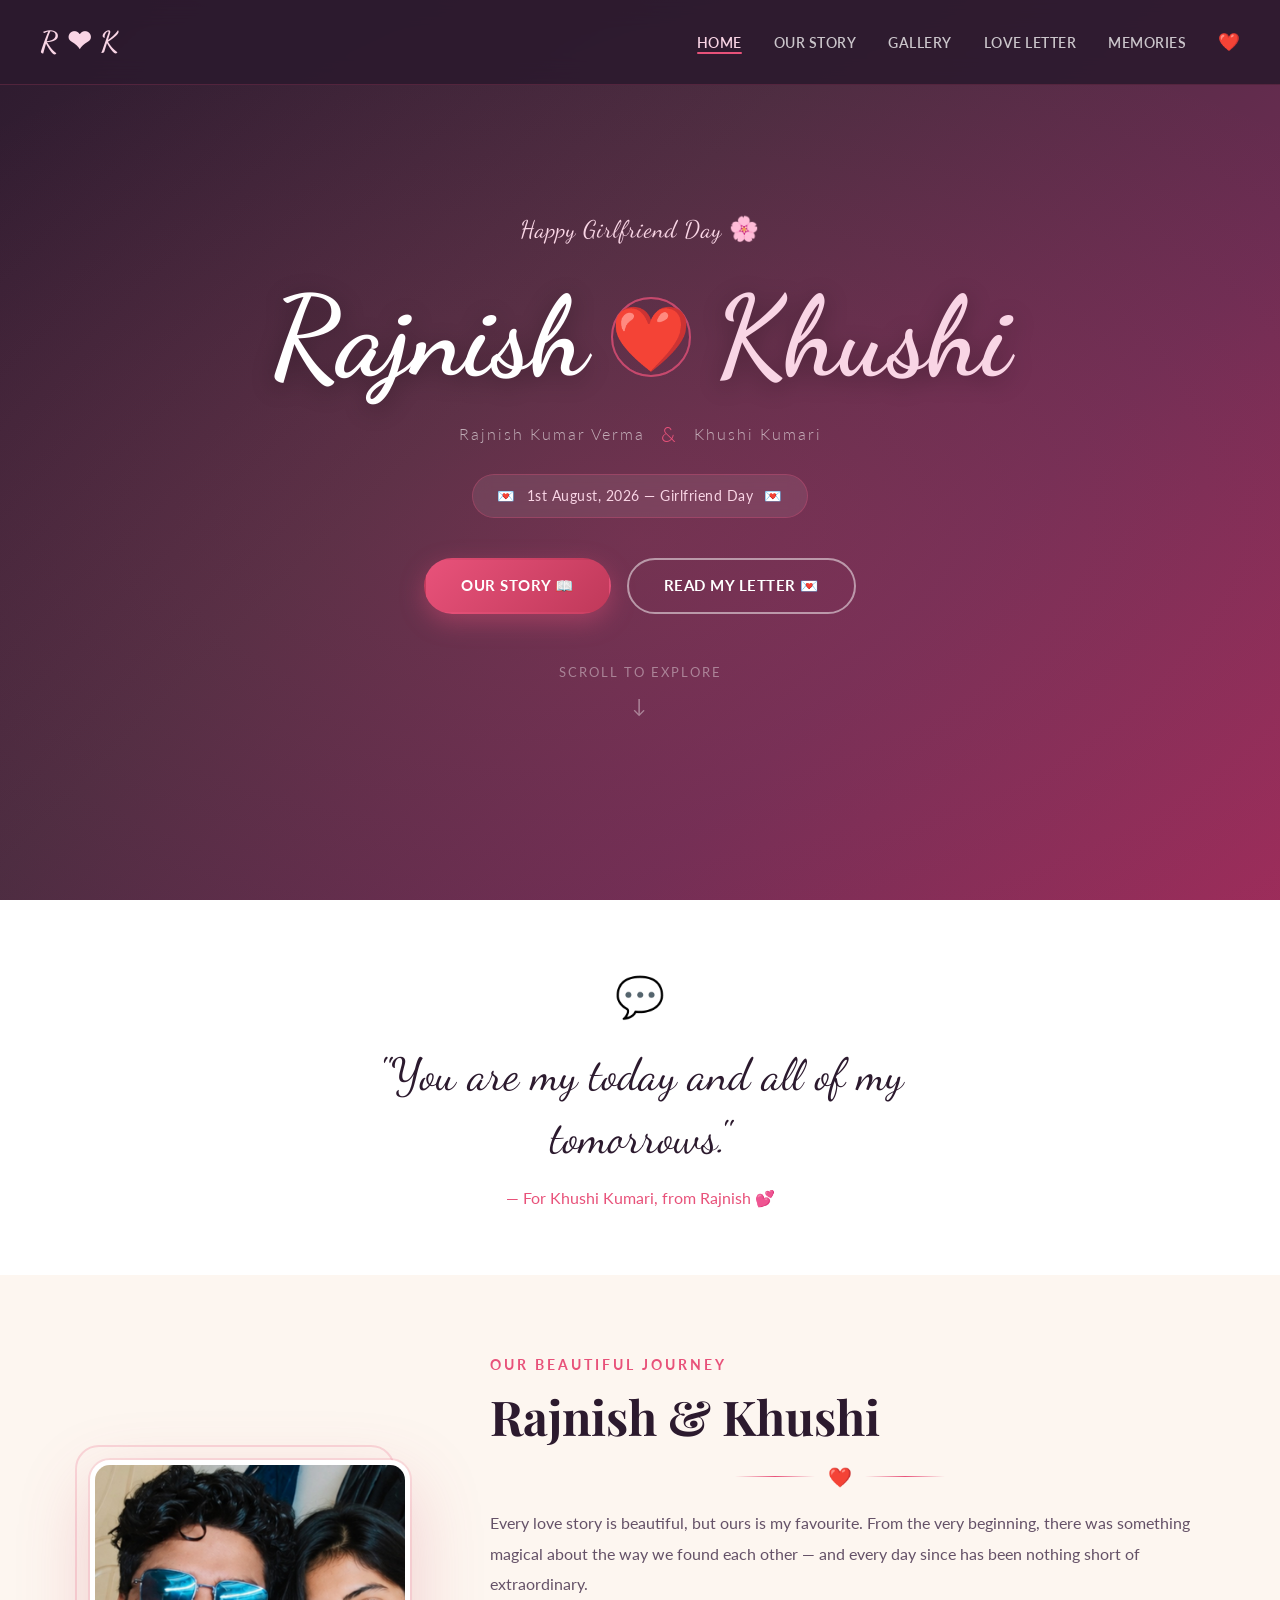
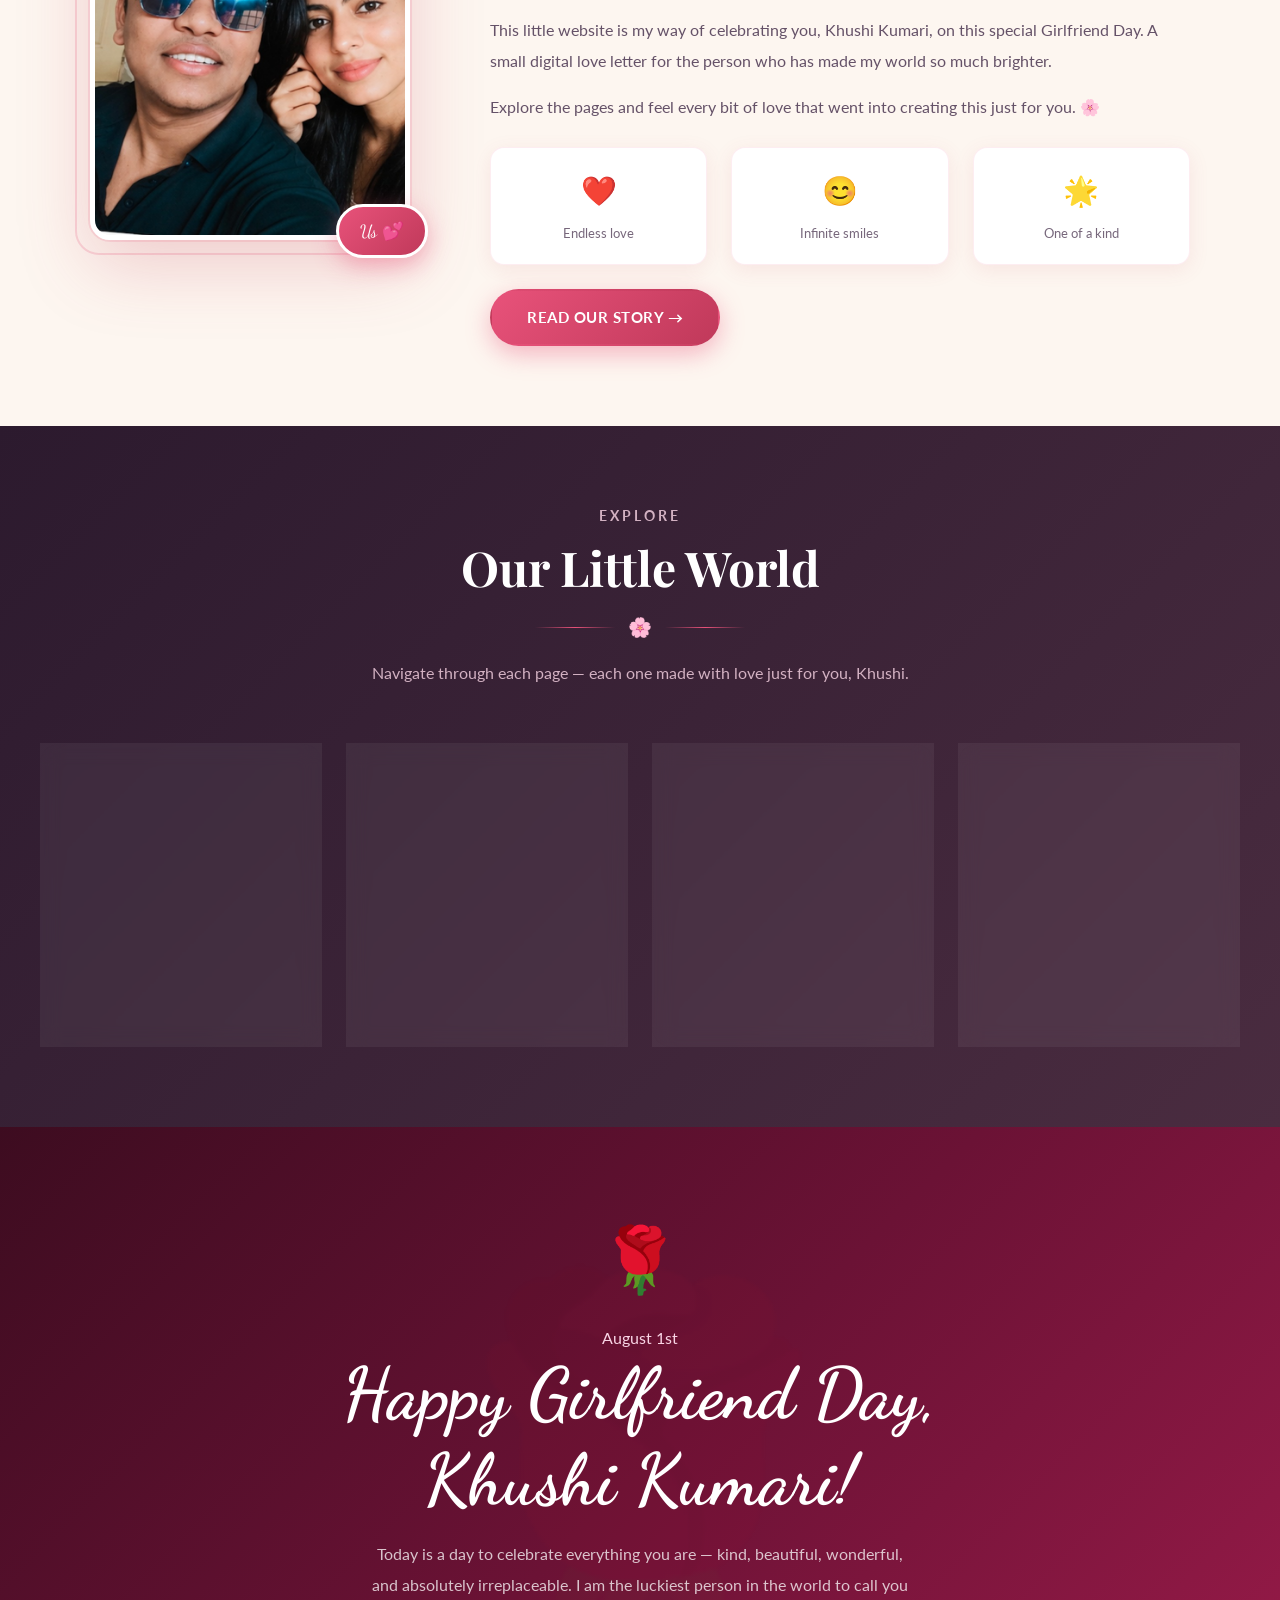
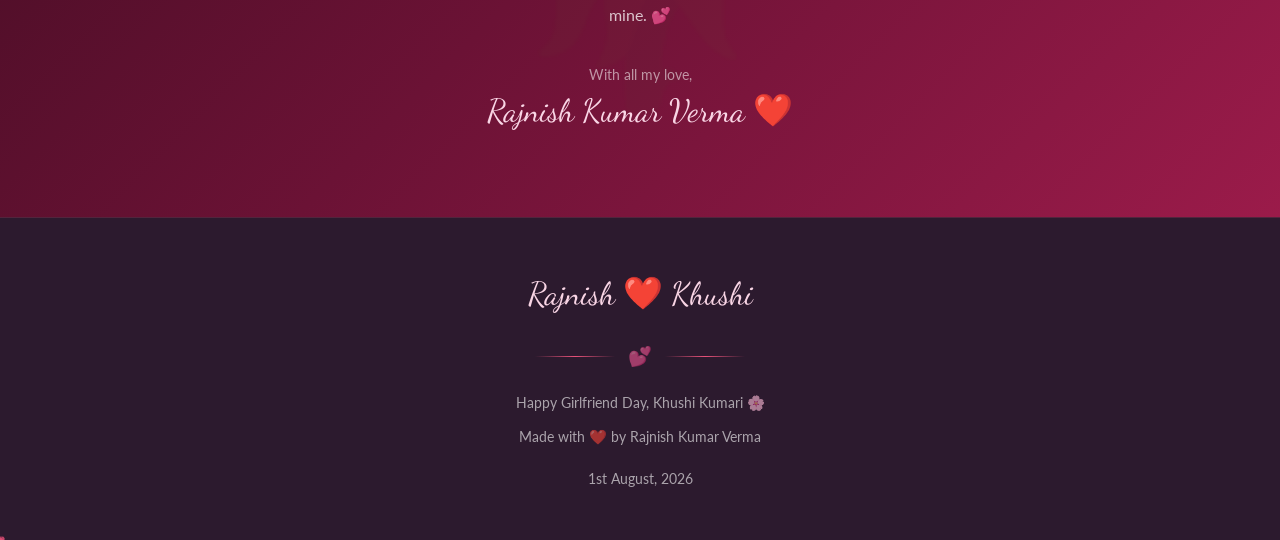
<file: index.html>
<!DOCTYPE html>
<html lang="en">
<head>
  <meta charset="UTF-8" />
  <meta name="viewport" content="width=device-width, initial-scale=1.0" />
  <title>Rajnish ❤️ Khushi — Happy Girlfriend Day!</title>
  <link rel="stylesheet" href="css/style.css" />
  <link rel="stylesheet" href="css/home.css" />
  <link rel="icon" type="image/svg+xml" href="data:image/svg+xml,<svg xmlns='http://www.w3.org/2000/svg' viewBox='0 0 100 100'><text y='.9em' font-size='90'>❤️</text></svg>" />
</head>
<body>

  <!-- Floating Hearts Background -->
  <div class="hearts-bg"></div>

  <!-- ===== NAVBAR ===== -->
  <nav class="navbar">
    <a href="index.html" class="nav-brand">R ❤ K</a>
    <div class="hamburger">
      <span></span><span></span><span></span>
    </div>
    <ul class="nav-links">
      <li><a href="index.html" class="active">Home</a></li>
      <li><a href="our-story.html">Our Story</a></li>
      <li><a href="gallery.html">Gallery</a></li>
      <li><a href="love-letter.html">Love Letter</a></li>
      <li><a href="memories.html">Memories</a></li>
      <li><span class="nav-heart">❤️</span></li>
    </ul>
  </nav>

  <!-- ===== HERO SECTION ===== -->
  <section class="hero">
    <!-- Particle canvas -->
    <div class="hero-particles"></div>

    <div class="hero-content">
      <!-- Tag line -->
      <p class="hero-tag script">Happy Girlfriend Day 🌸</p>

      <!-- Names -->
      <div class="hero-names">
        <span class="hero-name-his script">Rajnish</span>
        <div class="hero-heart-center">
          <span class="big-heart">❤️</span>
          <div class="pulse-ring"></div>
          <div class="pulse-ring pulse-ring--2"></div>
        </div>
        <span class="hero-name-her script">Khushi</span>
      </div>

      <!-- Full names -->
      <div class="hero-full-names">
        <span>Rajnish Kumar Verma</span>
        <span class="amp">&</span>
        <span>Khushi Kumari</span>
      </div>

      <!-- Date badge -->
      <div class="hero-date-badge">
        <span>💌</span>
        <span>1st August, 2026 — Girlfriend Day</span>
        <span>💌</span>
      </div>

      <!-- CTA Buttons -->
      <div class="hero-cta">
        <a href="our-story.html" class="btn btn-primary">Our Story 📖</a>
        <a href="love-letter.html" class="btn btn-secondary">Read My Letter 💌</a>
      </div>

      <!-- Scroll hint -->
      <div class="scroll-hint">
        <span>Scroll to explore</span>
        <div class="scroll-arrow">↓</div>
      </div>
    </div>

    <!-- Hero background image slot -->
    <div class="hero-bg-overlay"></div>
  </section>

  <!-- ===== LOVE QUOTE SECTION ===== -->
  <section class="section quote-section">
    <div class="quote-inner animate-on-scroll">
      <div class="quote-icon">💬</div>
      <blockquote class="script quote-text">
        "You are my today and all of my tomorrows."
      </blockquote>
      <cite>— For Khushi Kumari, from Rajnish 💕</cite>
    </div>
  </section>

  <!-- ===== ABOUT US SECTION ===== -->
  <section class="section about-section">
    <div class="about-inner">
      <!-- Photo left -->
      <div class="about-photo animate-on-scroll">
        <div class="about-photo-frame">
          <img src="assets/images/about.jpg" alt="Rajnish & Khushi" style="width:320px;height:380px;object-fit:cover;border-radius:20px;box-shadow:0 25px 70px rgba(200,80,100,0.25);border:5px solid white;">
        </div>
        <div class="about-photo-badge">
          <span class="script">Us 💕</span>
        </div>
      </div>

      <!-- Text right -->
      <div class="about-text animate-on-scroll">
        <span class="pre-title">Our beautiful journey</span>
        <h2>Rajnish & Khushi</h2>
        <div class="divider"><span>❤️</span></div>
        <p>Every love story is beautiful, but ours is my favourite. From the very beginning, there was something magical about the way we found each other — and every day since has been nothing short of extraordinary.</p>
        <p>This little website is my way of celebrating you, Khushi Kumari, on this special Girlfriend Day. A small digital love letter for the person who has made my world so much brighter.</p>
        <p>Explore the pages and feel every bit of love that went into creating this just for you. 🌸</p>
        <div class="about-stats">
          <div class="stat-item">
            <span class="stat-emoji">❤️</span>
            <p>Endless love</p>
          </div>
          <div class="stat-item">
            <span class="stat-emoji">😊</span>
            <p>Infinite smiles</p>
          </div>
          <div class="stat-item">
            <span class="stat-emoji">🌟</span>
            <p>One of a kind</p>
          </div>
        </div>
        <a href="our-story.html" class="btn btn-primary" style="margin-top:1.5rem;">Read Our Story →</a>
      </div>
    </div>
  </section>

  <!-- ===== PAGES PREVIEW SECTION ===== -->
  <section class="section pages-section">
    <div class="pages-bg"></div>
    <div class="section-title animate-on-scroll">
      <span class="pre-title">Explore</span>
      <h2>Our Little World</h2>
      <div class="divider"><span>🌸</span></div>
      <p>Navigate through each page — each one made with love just for you, Khushi.</p>
    </div>

    <div class="pages-grid">
      <a href="our-story.html" class="page-card animate-on-scroll">
        <div class="page-card-icon">📖</div>
        <h3>Our Story</h3>
        <p>How we began, where we are, and where we're going — our beautiful journey together.</p>
        <span class="page-card-link">Explore →</span>
      </a>

      <a href="gallery.html" class="page-card animate-on-scroll">
        <div class="page-card-icon">📸</div>
        <h3>Gallery</h3>
        <p>A beautiful collection of our photos — moments frozen in time, always in our hearts.</p>
        <span class="page-card-link">Explore →</span>
      </a>

      <a href="love-letter.html" class="page-card animate-on-scroll">
        <div class="page-card-icon">💌</div>
        <h3>Love Letter</h3>
        <p>Words straight from my heart — everything I've always wanted to say to you.</p>
        <span class="page-card-link">Read →</span>
      </a>

      <a href="memories.html" class="page-card animate-on-scroll">
        <div class="page-card-icon">🌸</div>
        <h3>Memories</h3>
        <p>A scrapbook of our most treasured moments — because every second with you matters.</p>
        <span class="page-card-link">Explore →</span>
      </a>
    </div>
  </section>

  <!-- ===== SPECIAL DAY BANNER ===== -->
  <section class="section special-day-section">
    <div class="special-day-content animate-on-scroll">
      <div class="special-day-emoji">🌹</div>
      <p class="pre-title" style="color:var(--blush);">August 1st</p>
      <h2 class="script" style="font-size:clamp(2.5rem,6vw,4.5rem);color:white;margin-bottom:1rem;">
        Happy Girlfriend Day,<br>Khushi Kumari!
      </h2>
      <p style="color:rgba(255,255,255,0.75);max-width:550px;margin:0 auto 2rem;line-height:1.9;">
        Today is a day to celebrate everything you are — kind, beautiful, wonderful, and absolutely irreplaceable. I am the luckiest person in the world to call you mine. 💕
      </p>
      <div class="special-day-from">
        <p style="color:rgba(255,255,255,0.55);font-size:0.9rem;">With all my love,</p>
        <p class="script" style="font-size:2rem;color:var(--blush);">Rajnish Kumar Verma ❤️</p>
      </div>
    </div>
  </section>

  <!-- ===== FOOTER ===== -->
  <footer class="footer">
    <div class="footer-names">Rajnish ❤️ Khushi</div>
    <div class="divider" style="margin:1rem auto;"><span class="heart-footer">💕</span></div>
    <p>Happy Girlfriend Day, Khushi Kumari 🌸</p>
    <p style="margin-top:0.5rem;">Made with <span class="heart-footer">❤️</span> by Rajnish Kumar Verma</p>
    <p style="margin-top:1rem;">1st August, 2026</p>
  </footer>

  <script src="js/main.js"></script>
  <script>
    // Confetti burst on load for homepage
    document.addEventListener('DOMContentLoaded', () => {
      setTimeout(() => window.launchConfetti(), 800);
    });
  </script>
</body>
</html>
</file>
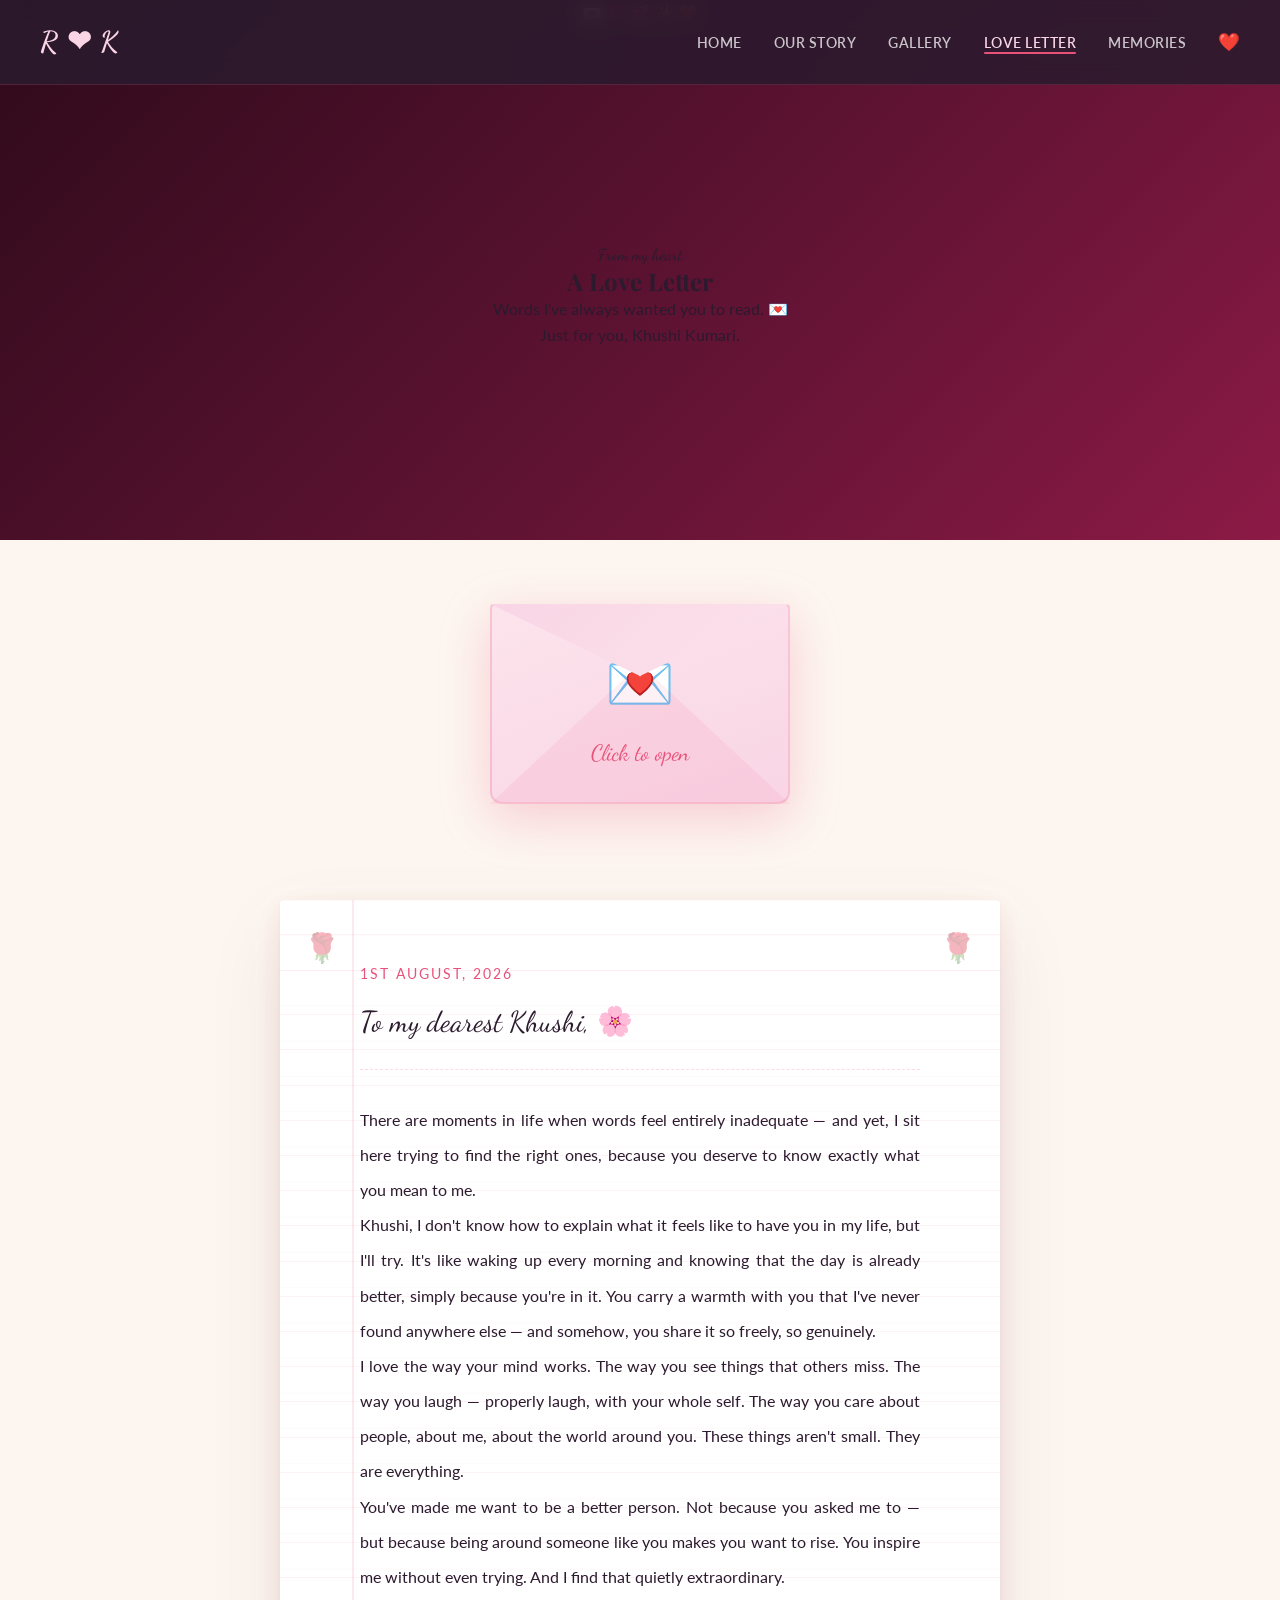
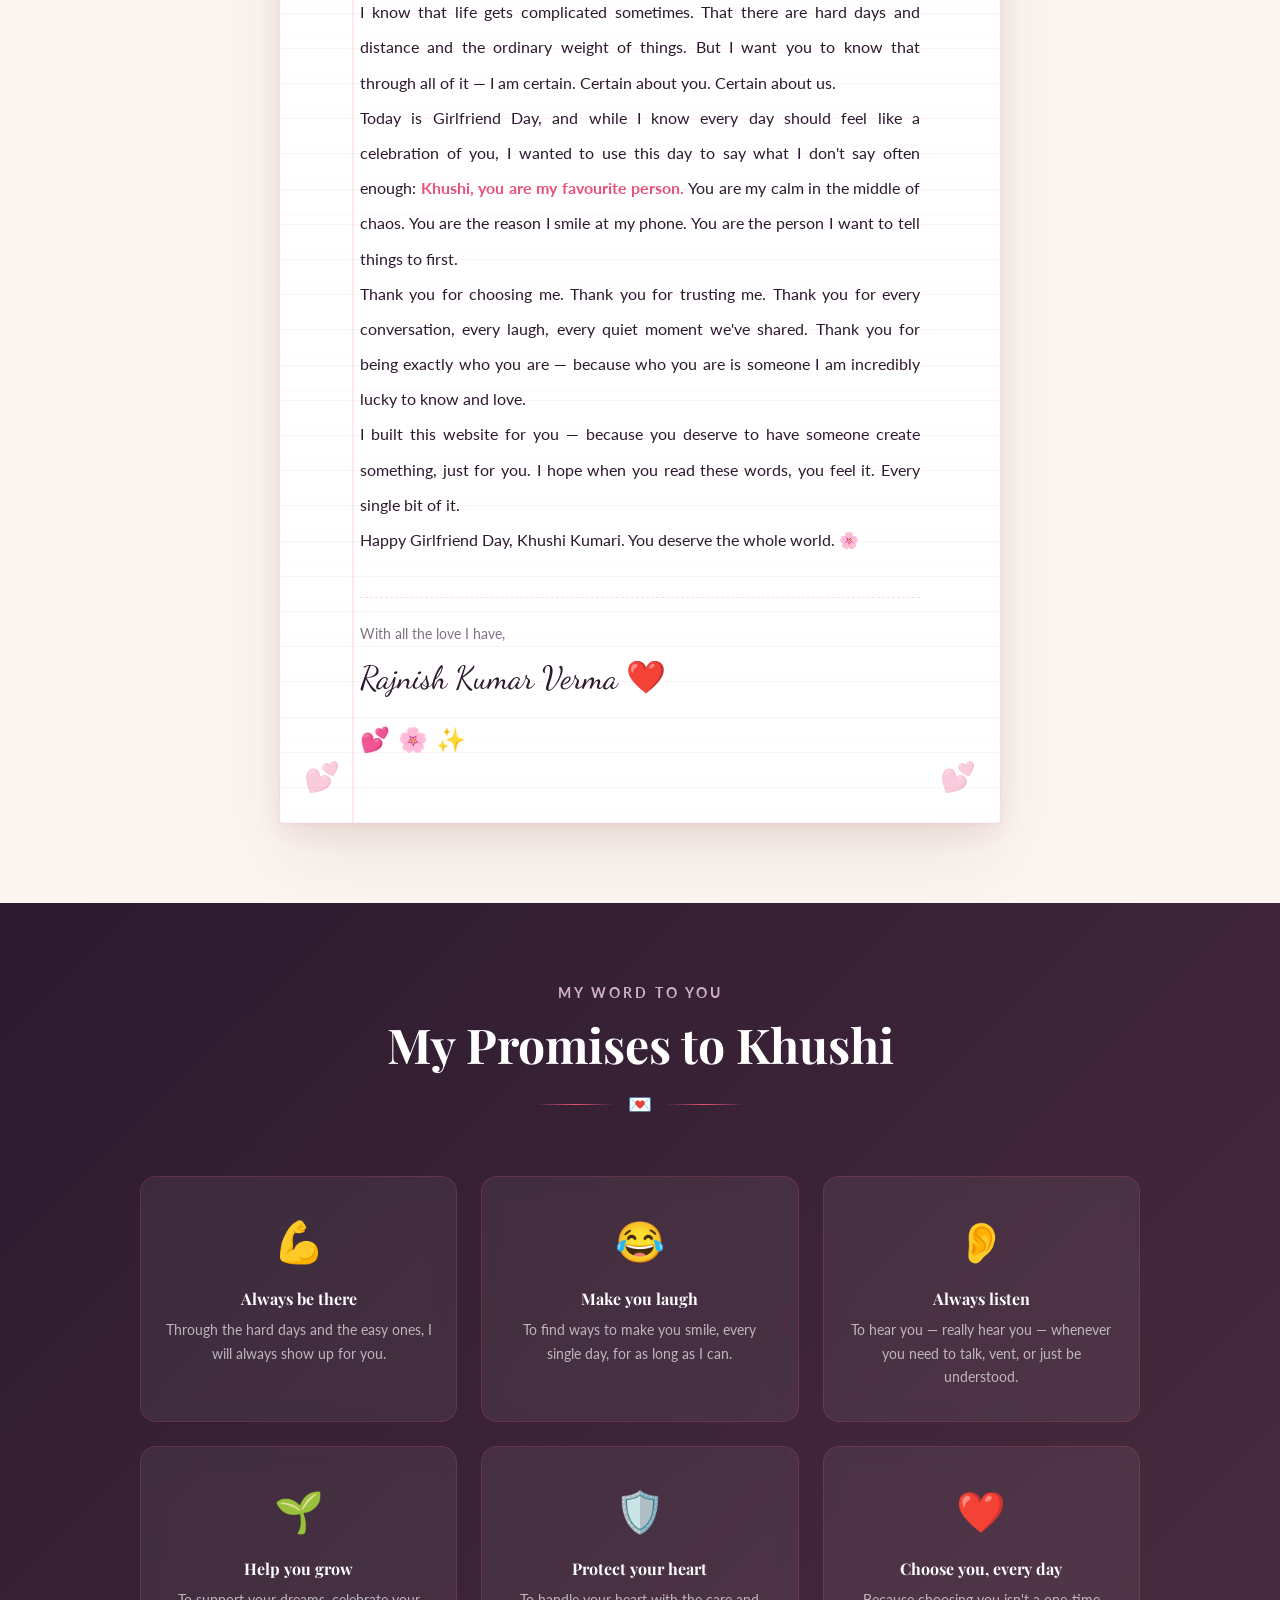
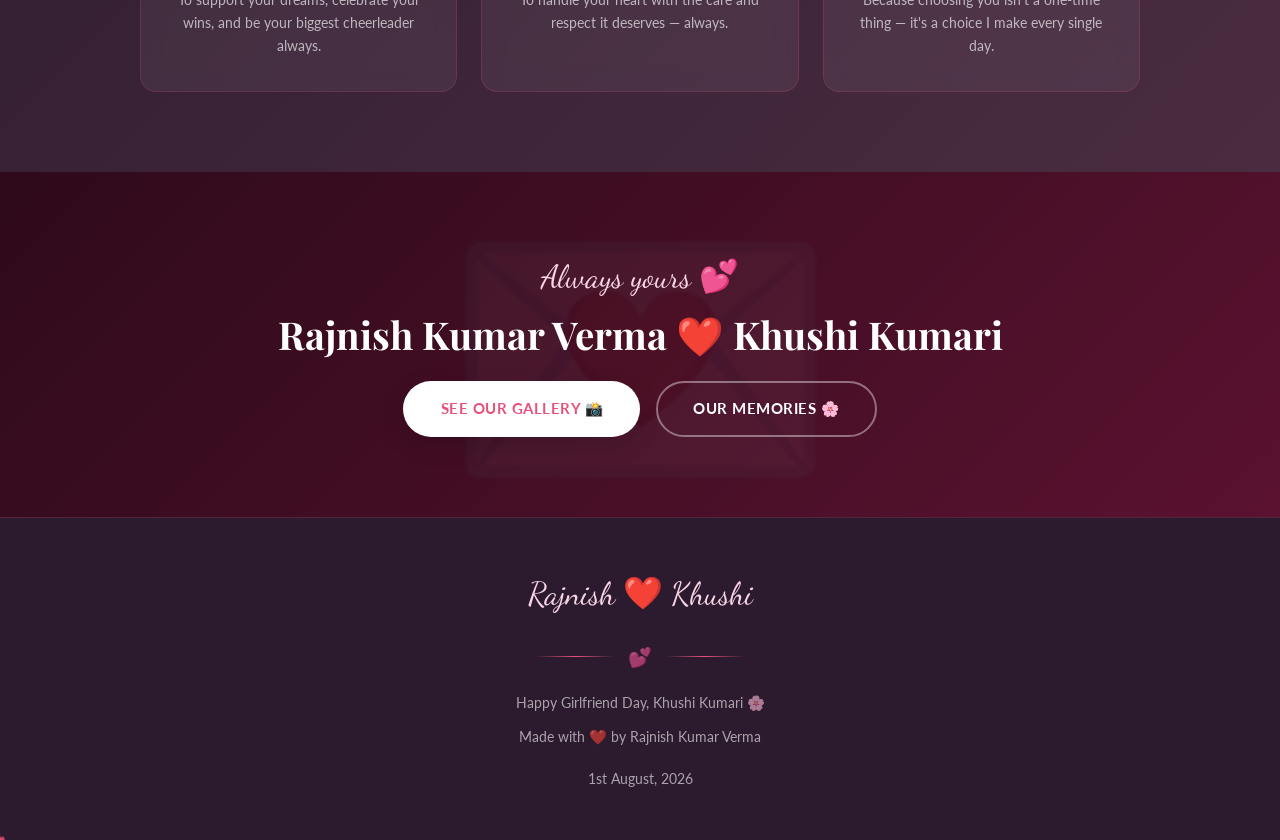
<file: love-letter.html>
<!DOCTYPE html>
<html lang="en">
<head>
  <meta charset="UTF-8" />
  <meta name="viewport" content="width=device-width, initial-scale=1.0" />
  <title>Love Letter — Rajnish ❤️ Khushi</title>
  <link rel="stylesheet" href="css/style.css" />
  <link rel="stylesheet" href="css/love-letter.css" />
  <link rel="icon" type="image/svg+xml" href="data:image/svg+xml,<svg xmlns='http://www.w3.org/2000/svg' viewBox='0 0 100 100'><text y='.9em' font-size='90'>❤️</text></svg>" />
</head>
<body>

  <div class="hearts-bg"></div>

  <!-- ===== NAVBAR ===== -->
  <nav class="navbar">
    <a href="index.html" class="nav-brand">R ❤ K</a>
    <div class="hamburger"><span></span><span></span><span></span></div>
    <ul class="nav-links">
      <li><a href="index.html">Home</a></li>
      <li><a href="our-story.html">Our Story</a></li>
      <li><a href="gallery.html">Gallery</a></li>
      <li><a href="love-letter.html" class="active">Love Letter</a></li>
      <li><a href="memories.html">Memories</a></li>
      <li><span class="nav-heart">❤️</span></li>
    </ul>
  </nav>

  <!-- ===== HERO ===== -->
  <section class="page-hero letter-hero">
    <div class="page-hero-content">
      <span class="page-hero-pre script">From my heart</span>
      <h1 class="page-hero-title">A Love Letter</h1>
      <p class="page-hero-subtitle">
        Words I've always wanted you to read. 💌<br>
        Just for you, Khushi Kumari.
      </p>
    </div>
    <div class="page-hero-decoration">
      <span class="floating-em em-1">💌</span>
      <span class="floating-em em-2">🌹</span>
      <span class="floating-em em-3">💕</span>
      <span class="floating-em em-4">✨</span>
      <span class="floating-em em-5">❤️</span>
    </div>
  </section>

  <!-- ===== LETTER ENVELOPE REVEAL ===== -->
  <section class="envelope-section">
    <div class="envelope-wrap animate-on-scroll">
      <div class="envelope" id="envelope">
        <div class="envelope-flap"></div>
        <div class="envelope-body">
          <span class="envelope-icon">💌</span>
          <p class="script">Click to open</p>
        </div>
      </div>
    </div>
  </section>

  <!-- ===== LETTER CONTENT ===== -->
  <section class="section letter-section" id="letter-section">
    <div class="letter-paper animate-on-scroll">

      <!-- Letter header -->
      <div class="letter-header">
        <div class="letter-date">1st August, 2026</div>
        <div class="letter-to script">To my dearest Khushi, 🌸</div>
      </div>

      <!-- Letter body -->
      <div class="letter-body">
        <p>There are moments in life when words feel entirely inadequate — and yet, I sit here trying to find the right ones, because you deserve to know exactly what you mean to me.</p>

        <p>Khushi, I don't know how to explain what it feels like to have you in my life, but I'll try. It's like waking up every morning and knowing that the day is already better, simply because you're in it. You carry a warmth with you that I've never found anywhere else — and somehow, you share it so freely, so genuinely.</p>

        <p>I love the way your mind works. The way you see things that others miss. The way you laugh — properly laugh, with your whole self. The way you care about people, about me, about the world around you. These things aren't small. They are everything.</p>

        <p>You've made me want to be a better person. Not because you asked me to — but because being around someone like you makes you want to rise. You inspire me without even trying. And I find that quietly extraordinary.</p>

        <p>I know that life gets complicated sometimes. That there are hard days and distance and the ordinary weight of things. But I want you to know that through all of it — I am certain. Certain about you. Certain about us.</p>

        <p>Today is Girlfriend Day, and while I know every day should feel like a celebration of you, I wanted to use this day to say what I don't say often enough: <strong>Khushi, you are my favourite person.</strong> You are my calm in the middle of chaos. You are the reason I smile at my phone. You are the person I want to tell things to first.</p>

        <p>Thank you for choosing me. Thank you for trusting me. Thank you for every conversation, every laugh, every quiet moment we've shared. Thank you for being exactly who you are — because who you are is someone I am incredibly lucky to know and love.</p>

        <p>I built this website for you — because you deserve to have someone create something, just for you. I hope when you read these words, you feel it. Every single bit of it.</p>

        <p>Happy Girlfriend Day, Khushi Kumari. You deserve the whole world. 🌸</p>
      </div>

      <!-- Letter sign off -->
      <div class="letter-signoff">
        <p>With all the love I have,</p>
        <p class="script letter-signature">Rajnish Kumar Verma ❤️</p>
        <div class="letter-seals">
          <span>💕</span><span>🌸</span><span>✨</span>
        </div>
      </div>

      <!-- Decorative elements -->
      <div class="letter-deco letter-deco-tl">🌹</div>
      <div class="letter-deco letter-deco-tr">🌹</div>
      <div class="letter-deco letter-deco-bl">💕</div>
      <div class="letter-deco letter-deco-br">💕</div>
      <div class="letter-lines"></div>
    </div>
  </section>

  <!-- ===== PROMISES SECTION ===== -->
  <section class="section promises-section">
    <div class="promises-bg"></div>
    <div class="section-title animate-on-scroll">
      <span class="pre-title">My word to you</span>
      <h2>My Promises to Khushi</h2>
      <div class="divider"><span>💌</span></div>
    </div>

    <div class="promises-grid">
      <div class="promise-item animate-on-scroll">
        <span class="promise-icon">💪</span>
        <h4>Always be there</h4>
        <p>Through the hard days and the easy ones, I will always show up for you.</p>
      </div>
      <div class="promise-item animate-on-scroll">
        <span class="promise-icon">😂</span>
        <h4>Make you laugh</h4>
        <p>To find ways to make you smile, every single day, for as long as I can.</p>
      </div>
      <div class="promise-item animate-on-scroll">
        <span class="promise-icon">👂</span>
        <h4>Always listen</h4>
        <p>To hear you — really hear you — whenever you need to talk, vent, or just be understood.</p>
      </div>
      <div class="promise-item animate-on-scroll">
        <span class="promise-icon">🌱</span>
        <h4>Help you grow</h4>
        <p>To support your dreams, celebrate your wins, and be your biggest cheerleader always.</p>
      </div>
      <div class="promise-item animate-on-scroll">
        <span class="promise-icon">🛡️</span>
        <h4>Protect your heart</h4>
        <p>To handle your heart with the care and respect it deserves — always.</p>
      </div>
      <div class="promise-item animate-on-scroll">
        <span class="promise-icon">❤️</span>
        <h4>Choose you, every day</h4>
        <p>Because choosing you isn't a one-time thing — it's a choice I make every single day.</p>
      </div>
    </div>
  </section>

  <!-- ===== BOTTOM CTA ===== -->
  <section class="letter-cta">
    <div class="animate-on-scroll" style="position:relative;z-index:1;text-align:center;">
      <span class="script" style="font-size:2rem;color:var(--blush);display:block;margin-bottom:0.5rem;">Always yours 💕</span>
      <h2 style="color:white;font-size:clamp(1.6rem,3vw,2.5rem);margin-bottom:1.5rem;">Rajnish Kumar Verma ❤️ Khushi Kumari</h2>
      <div style="display:flex;gap:1rem;justify-content:center;flex-wrap:wrap;">
        <a href="gallery.html" class="btn btn-white">See Our Gallery 📸</a>
        <a href="memories.html" class="btn btn-secondary" style="color:white;border-color:rgba(255,255,255,0.4);">Our Memories 🌸</a>
      </div>
    </div>
  </section>

  <!-- ===== FOOTER ===== -->
  <footer class="footer">
    <div class="footer-names">Rajnish ❤️ Khushi</div>
    <div class="divider" style="margin:1rem auto;"><span class="heart-footer">💕</span></div>
    <p>Happy Girlfriend Day, Khushi Kumari 🌸</p>
    <p style="margin-top:0.5rem;">Made with <span class="heart-footer">❤️</span> by Rajnish Kumar Verma</p>
    <p style="margin-top:1rem;">1st August, 2026</p>
  </footer>

  <script src="js/main.js"></script>
  <script>
    // Envelope click
    const envelope = document.getElementById('envelope');
    const letterSection = document.getElementById('letter-section');

    if (envelope) {
      envelope.addEventListener('click', () => {
        envelope.classList.add('opened');
        setTimeout(() => {
          letterSection.scrollIntoView({ behavior: 'smooth', block: 'start' });
        }, 600);
        window.launchConfetti && window.launchConfetti();
      });
    }
  </script>
</body>
</html>
</file>
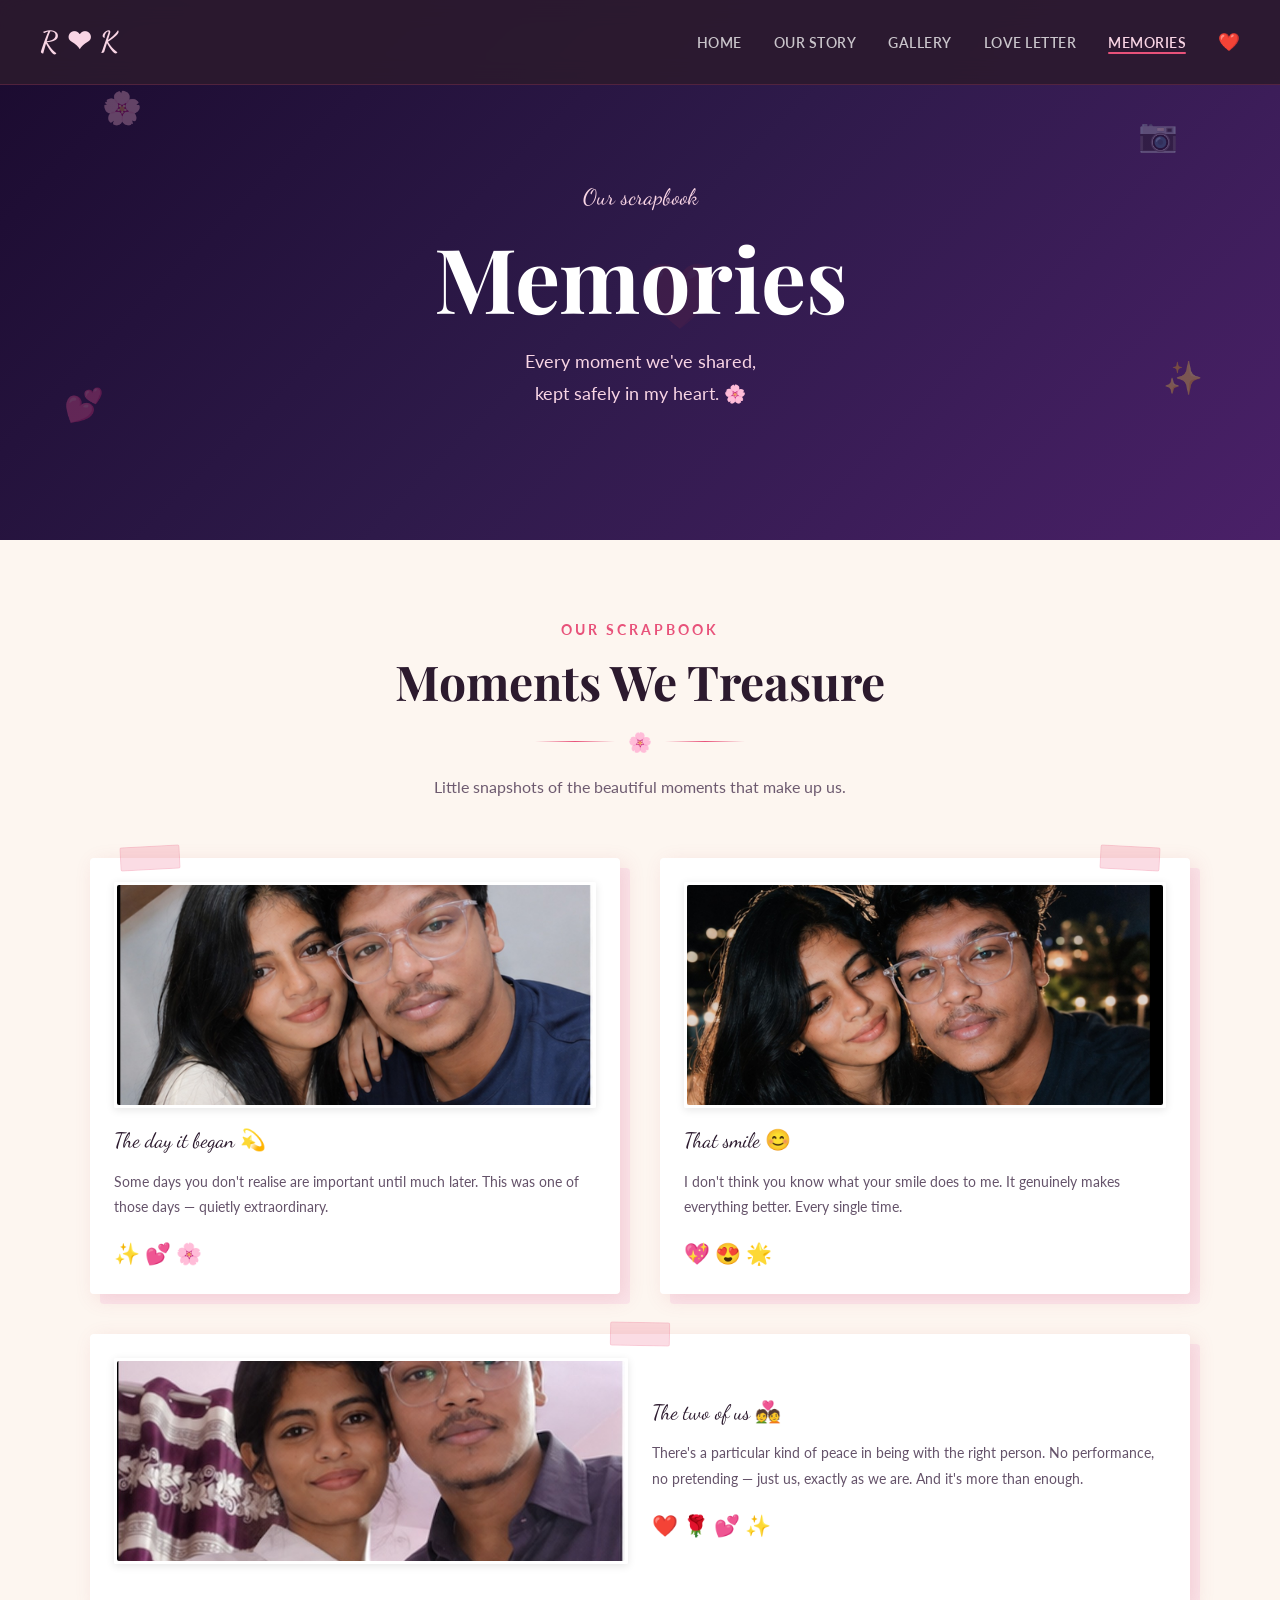
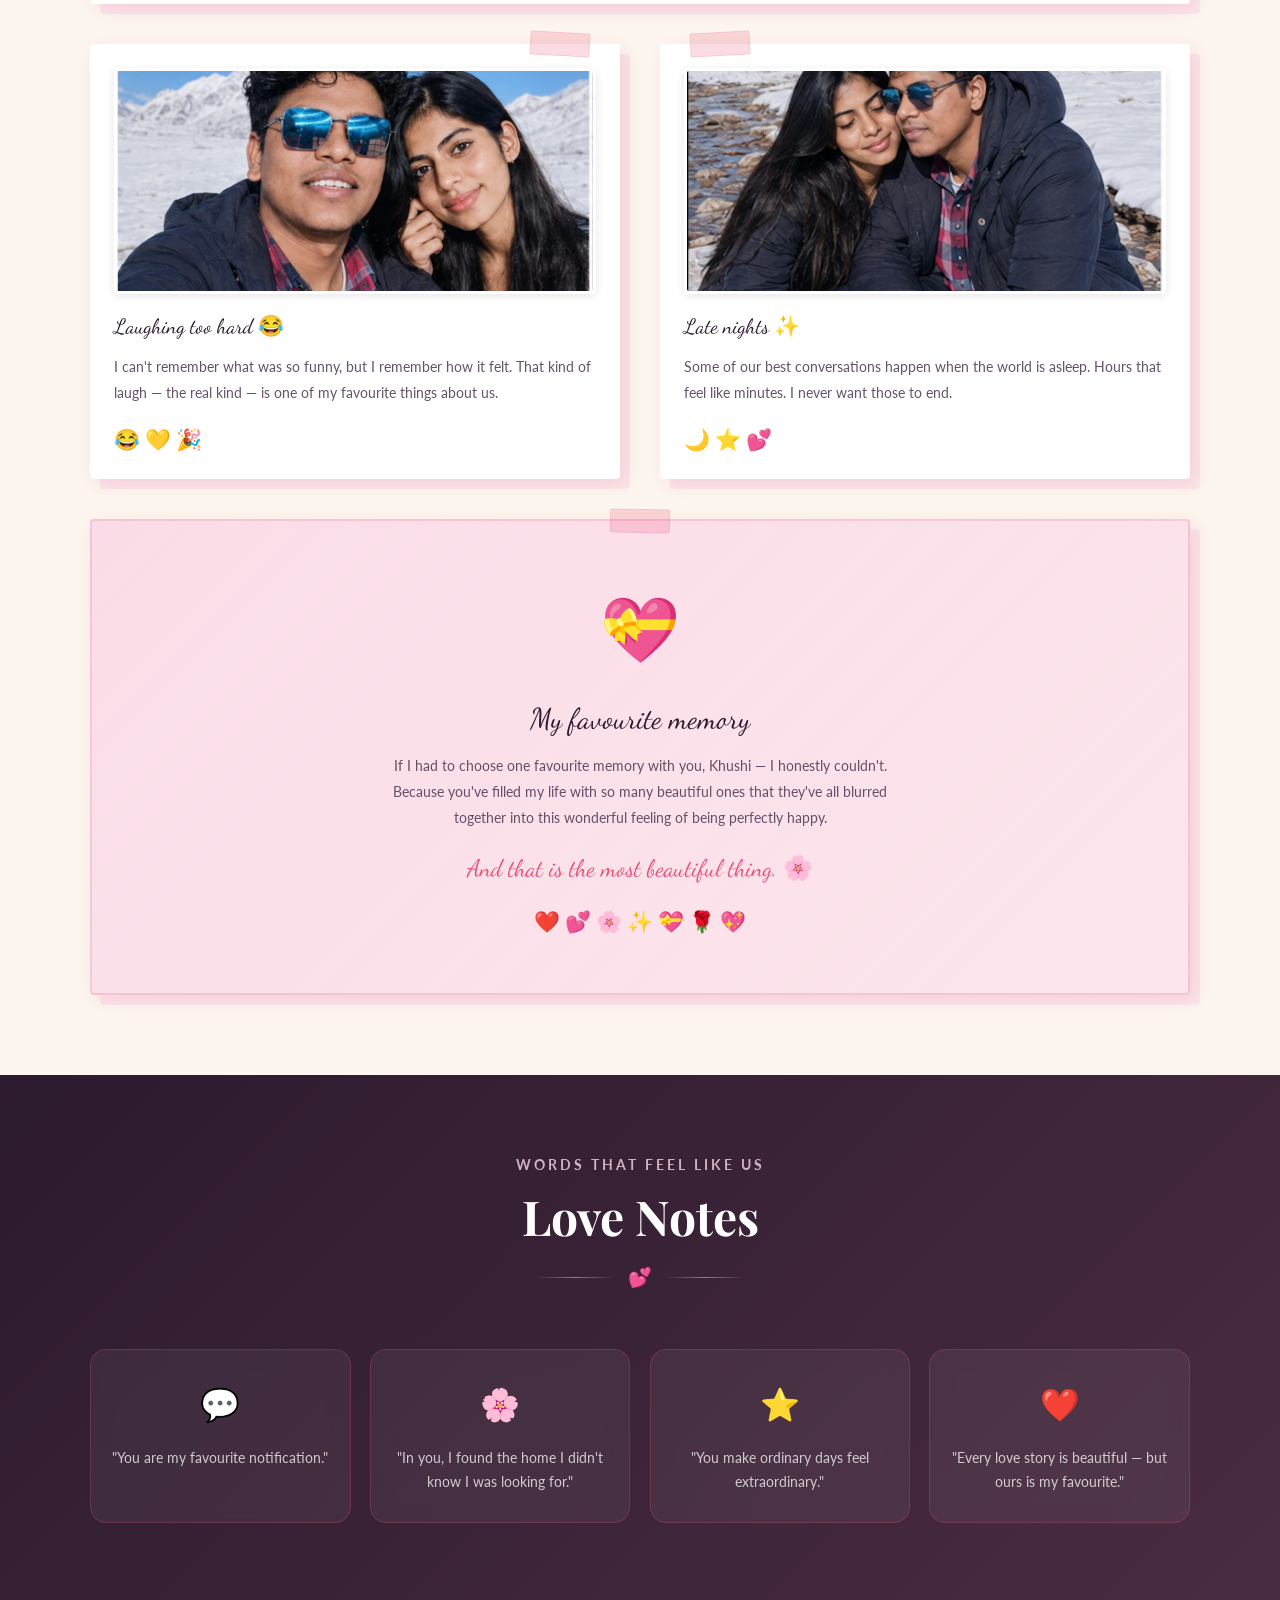
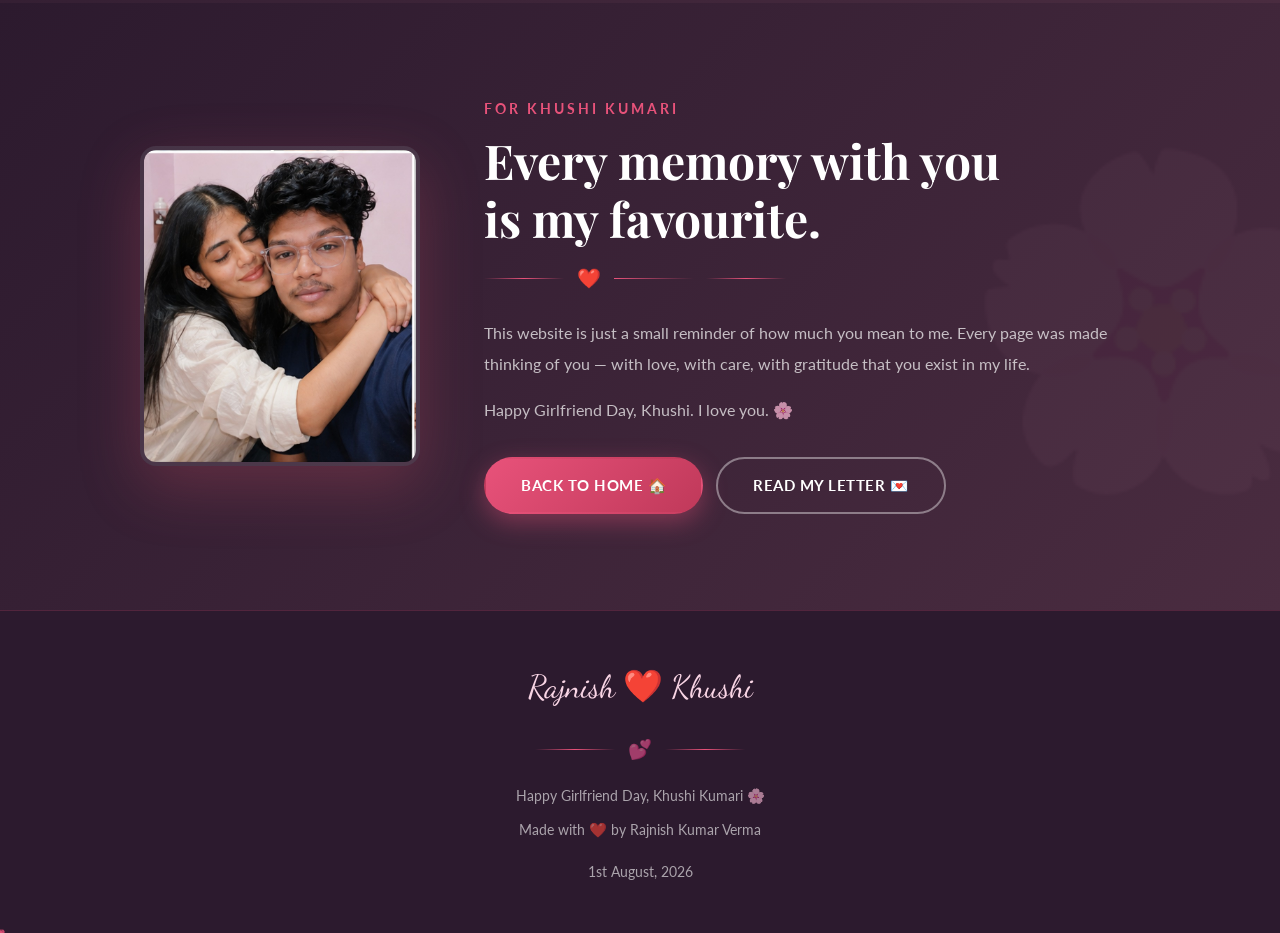
<file: memories.html>
<!DOCTYPE html>
<html lang="en">
<head>
  <meta charset="UTF-8" />
  <meta name="viewport" content="width=device-width, initial-scale=1.0" />
  <title>Memories — Rajnish ❤️ Khushi</title>
  <link rel="stylesheet" href="css/style.css" />
  <link rel="stylesheet" href="css/memories.css" />
  <link rel="icon" type="image/svg+xml" href="data:image/svg+xml,<svg xmlns='http://www.w3.org/2000/svg' viewBox='0 0 100 100'><text y='.9em' font-size='90'>❤️</text></svg>" />
</head>
<body>

  <div class="hearts-bg"></div>

  <!-- ===== NAVBAR ===== -->
  <nav class="navbar">
    <a href="index.html" class="nav-brand">R ❤ K</a>
    <div class="hamburger"><span></span><span></span><span></span></div>
    <ul class="nav-links">
      <li><a href="index.html">Home</a></li>
      <li><a href="our-story.html">Our Story</a></li>
      <li><a href="gallery.html">Gallery</a></li>
      <li><a href="love-letter.html">Love Letter</a></li>
      <li><a href="memories.html" class="active">Memories</a></li>
      <li><span class="nav-heart">❤️</span></li>
    </ul>
  </nav>

  <!-- ===== HERO ===== -->
  <section class="page-hero memories-hero">
    <div class="page-hero-content">
      <span class="page-hero-pre script">Our scrapbook</span>
      <h1 class="page-hero-title">Memories</h1>
      <p class="page-hero-subtitle">
        Every moment we've shared,<br>
        kept safely in my heart. 🌸
      </p>
    </div>
    <div class="page-hero-decoration">
      <span class="floating-em em-1">🌸</span>
      <span class="floating-em em-2">💕</span>
      <span class="floating-em em-3">📷</span>
      <span class="floating-em em-4">✨</span>
      <span class="floating-em em-5">❤️</span>
    </div>
  </section>

  <!-- ===== SCRAPBOOK SECTION ===== -->
  <section class="section scrapbook-section">
    <div class="section-title animate-on-scroll">
      <span class="pre-title">Our scrapbook</span>
      <h2>Moments We Treasure</h2>
      <div class="divider"><span>🌸</span></div>
      <p>Little snapshots of the beautiful moments that make up us.</p>
    </div>

    <div class="scrapbook-grid">

      <!-- Card 1 -->
      <div class="scrapbook-card scrapbook-card--1 animate-on-scroll">
        <div class="scrapbook-tape tape-top-left"></div>
        <div class="scrapbook-photo">
          <img src="assets/images/memory1.jpg" alt="Memory 1" style="width:100%;height:220px;object-fit:cover;border-radius:2px;">
        </div>
        <span class="scrapbook-caption script">The day it began 💫</span>
        <p class="scrapbook-text">Some days you don't realise are important until much later. This was one of those days — quietly extraordinary.</p>
        <div class="scrapbook-stickers">✨ 💕 🌸</div>
      </div>

      <!-- Card 2 -->
      <div class="scrapbook-card scrapbook-card--2 animate-on-scroll">
        <div class="scrapbook-tape tape-top-right"></div>
        <div class="scrapbook-photo">
          <img src="assets/images/memory2.jpg" alt="Memory 2" style="width:100%;height:220px;object-fit:cover;border-radius:2px;">
        </div>
        <span class="scrapbook-caption script">That smile 😊</span>
        <p class="scrapbook-text">I don't think you know what your smile does to me. It genuinely makes everything better. Every single time.</p>
        <div class="scrapbook-stickers">💖 😍 🌟</div>
      </div>

      <!-- Card 3 — wide -->
      <div class="scrapbook-card scrapbook-card--wide scrapbook-card--3 animate-on-scroll">
        <div class="scrapbook-tape tape-top-center"></div>
        <div class="scrapbook-wide-inner">
          <div class="scrapbook-photo scrapbook-photo--wide">
            <img src="assets/images/memory3.jpg" alt="Memory 3" style="width:100%;height:200px;object-fit:cover;border-radius:2px;">
          </div>
          <div class="scrapbook-content--wide">
            <span class="scrapbook-caption script">The two of us 💑</span>
            <p class="scrapbook-text">There's a particular kind of peace in being with the right person. No performance, no pretending — just us, exactly as we are. And it's more than enough.</p>
            <div class="scrapbook-stickers">❤️ 🌹 💕 ✨</div>
          </div>
        </div>
      </div>

      <!-- Card 4 -->
      <div class="scrapbook-card scrapbook-card--4 animate-on-scroll">
        <div class="scrapbook-tape tape-top-right"></div>
        <div class="scrapbook-photo">
          <img src="assets/images/memory4.jpg" alt="Memory 4" style="width:100%;height:220px;object-fit:cover;border-radius:2px;">
        </div>
        <span class="scrapbook-caption script">Laughing too hard 😂</span>
        <p class="scrapbook-text">I can't remember what was so funny, but I remember how it felt. That kind of laugh — the real kind — is one of my favourite things about us.</p>
        <div class="scrapbook-stickers">😂 💛 🎉</div>
      </div>

      <!-- Card 5 -->
      <div class="scrapbook-card scrapbook-card--5 animate-on-scroll">
        <div class="scrapbook-tape tape-top-left"></div>
        <div class="scrapbook-photo">
          <img src="assets/images/memory5.jpg" alt="Memory 5" style="width:100%;height:220px;object-fit:cover;border-radius:2px;">
        </div>
        <span class="scrapbook-caption script">Late nights ✨</span>
        <p class="scrapbook-text">Some of our best conversations happen when the world is asleep. Hours that feel like minutes. I never want those to end.</p>
        <div class="scrapbook-stickers">🌙 ⭐ 💕</div>
      </div>

      <!-- Card 6 — special -->
      <div class="scrapbook-card scrapbook-card--special animate-on-scroll">
        <div class="scrapbook-tape tape-top-center"></div>
        <div class="scrapbook-special-inner">
          <span class="special-emoji">💝</span>
          <span class="scrapbook-caption script" style="font-size:1.8rem;">My favourite memory</span>
          <p class="scrapbook-text" style="text-align:center;max-width:500px;margin:0 auto 1.2rem;">
            If I had to choose one favourite memory with you, Khushi — I honestly couldn't. Because you've filled my life with so many beautiful ones that they've all blurred together into this wonderful feeling of being perfectly happy.
          </p>
          <p style="font-family:'Dancing Script',cursive;font-size:1.5rem;color:var(--rose);">
            And that is the most beautiful thing. 🌸
          </p>
          <div class="scrapbook-stickers" style="justify-content:center;margin-top:1rem;">
            ❤️ 💕 🌸 ✨ 💝 🌹 💖
          </div>
        </div>
      </div>

    </div>
  </section>

  <!-- ===== LOVE QUOTES SECTION ===== -->
  <section class="section quotes-section">
    <div class="quotes-bg"></div>
    <div class="section-title animate-on-scroll">
      <span class="pre-title">Words that feel like us</span>
      <h2>Love Notes</h2>
      <div class="divider"><span>💕</span></div>
    </div>

    <div class="love-quotes-grid">
      <div class="love-quote-item animate-on-scroll">
        <span class="lq-icon">💬</span>
        <p>"You are my favourite notification."</p>
      </div>
      <div class="love-quote-item animate-on-scroll">
        <span class="lq-icon">🌸</span>
        <p>"In you, I found the home I didn't know I was looking for."</p>
      </div>
      <div class="love-quote-item animate-on-scroll">
        <span class="lq-icon">⭐</span>
        <p>"You make ordinary days feel extraordinary."</p>
      </div>
      <div class="love-quote-item animate-on-scroll">
        <span class="lq-icon">❤️</span>
        <p>"Every love story is beautiful — but ours is my favourite."</p>
      </div>
    </div>
  </section>

  <!-- ===== FINAL MESSAGE ===== -->
  <section class="memories-final-section">
    <div class="memories-final-inner">
      <!-- Photo -->
      <div class="memories-final-photo animate-on-scroll">
        <img src="assets/images/final.jpg" alt="Rajnish &amp; Khushi" style="width:280px;height:320px;object-fit:cover;border-radius:16px;box-shadow:0 20px 60px rgba(200,80,100,0.3);">
      </div>

      <!-- Text -->
      <div class="memories-final-text animate-on-scroll">
        <span style="display:block;font-size:0.85rem;font-weight:700;letter-spacing:3px;text-transform:uppercase;color:var(--rose);margin-bottom:0.7rem;">For Khushi Kumari</span>
        <h2 style="font-size:clamp(2rem,4vw,3rem);color:white;margin-bottom:1rem;">Every memory with you<br>is my favourite.</h2>
        <div class="divider" style="justify-content:flex-start;margin:0 0 1.5rem;"><span>❤️</span><div style="flex:none;width:80px;height:1px;background:linear-gradient(to right,var(--rose),transparent);"></div></div>
        <p style="color:rgba(255,255,255,0.7);line-height:1.9;margin-bottom:1rem;">This website is just a small reminder of how much you mean to me. Every page was made thinking of you — with love, with care, with gratitude that you exist in my life.</p>
        <p style="color:rgba(255,255,255,0.7);line-height:1.9;margin-bottom:2rem;">Happy Girlfriend Day, Khushi. I love you. 🌸</p>
        <div style="display:flex;gap:0.8rem;flex-wrap:wrap;">
          <a href="index.html" class="btn btn-primary">Back to Home 🏠</a>
          <a href="love-letter.html" class="btn btn-secondary" style="color:white;border-color:rgba(255,255,255,0.4);">Read My Letter 💌</a>
        </div>
      </div>
    </div>
  </section>

  <!-- ===== FOOTER ===== -->
  <footer class="footer">
    <div class="footer-names">Rajnish ❤️ Khushi</div>
    <div class="divider" style="margin:1rem auto;"><span class="heart-footer">💕</span></div>
    <p>Happy Girlfriend Day, Khushi Kumari 🌸</p>
    <p style="margin-top:0.5rem;">Made with <span class="heart-footer">❤️</span> by Rajnish Kumar Verma</p>
    <p style="margin-top:1rem;">1st August, 2026</p>
  </footer>

  <script src="js/main.js"></script>
</body>
</html>
</file>
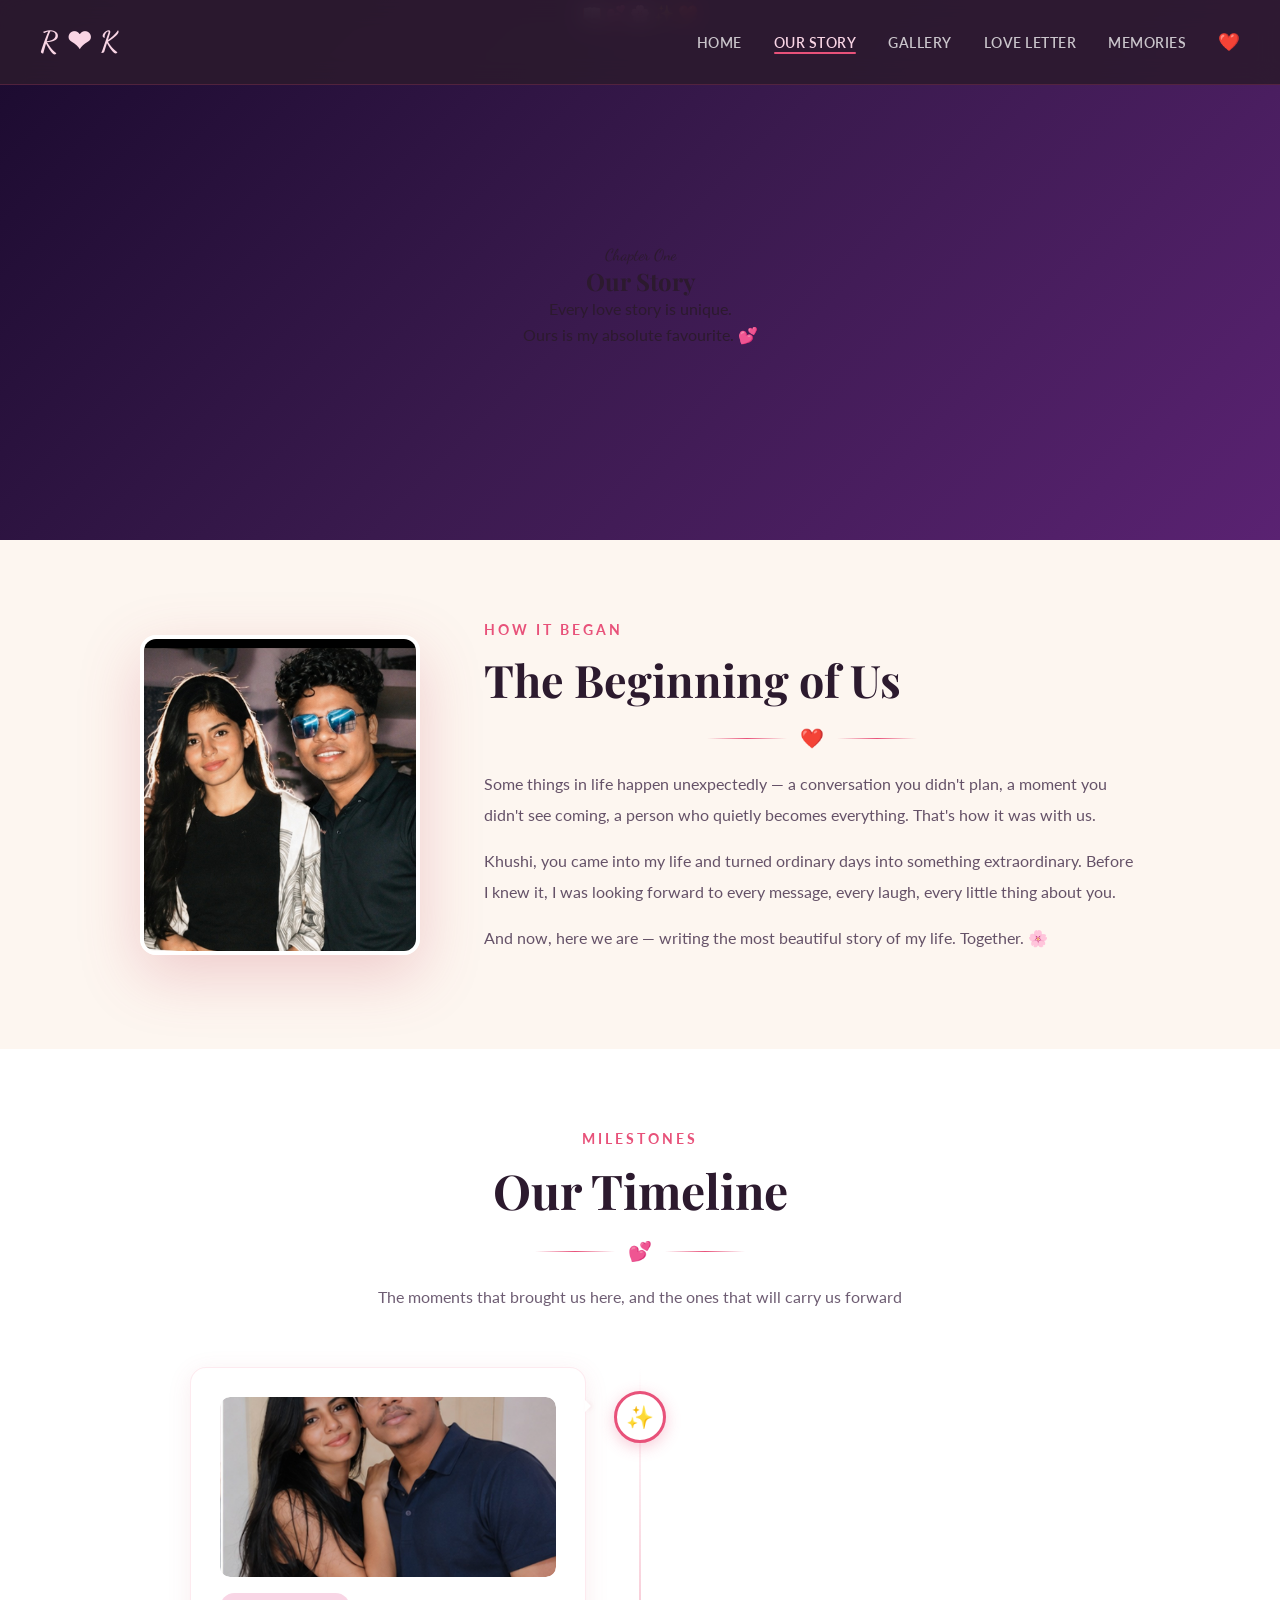
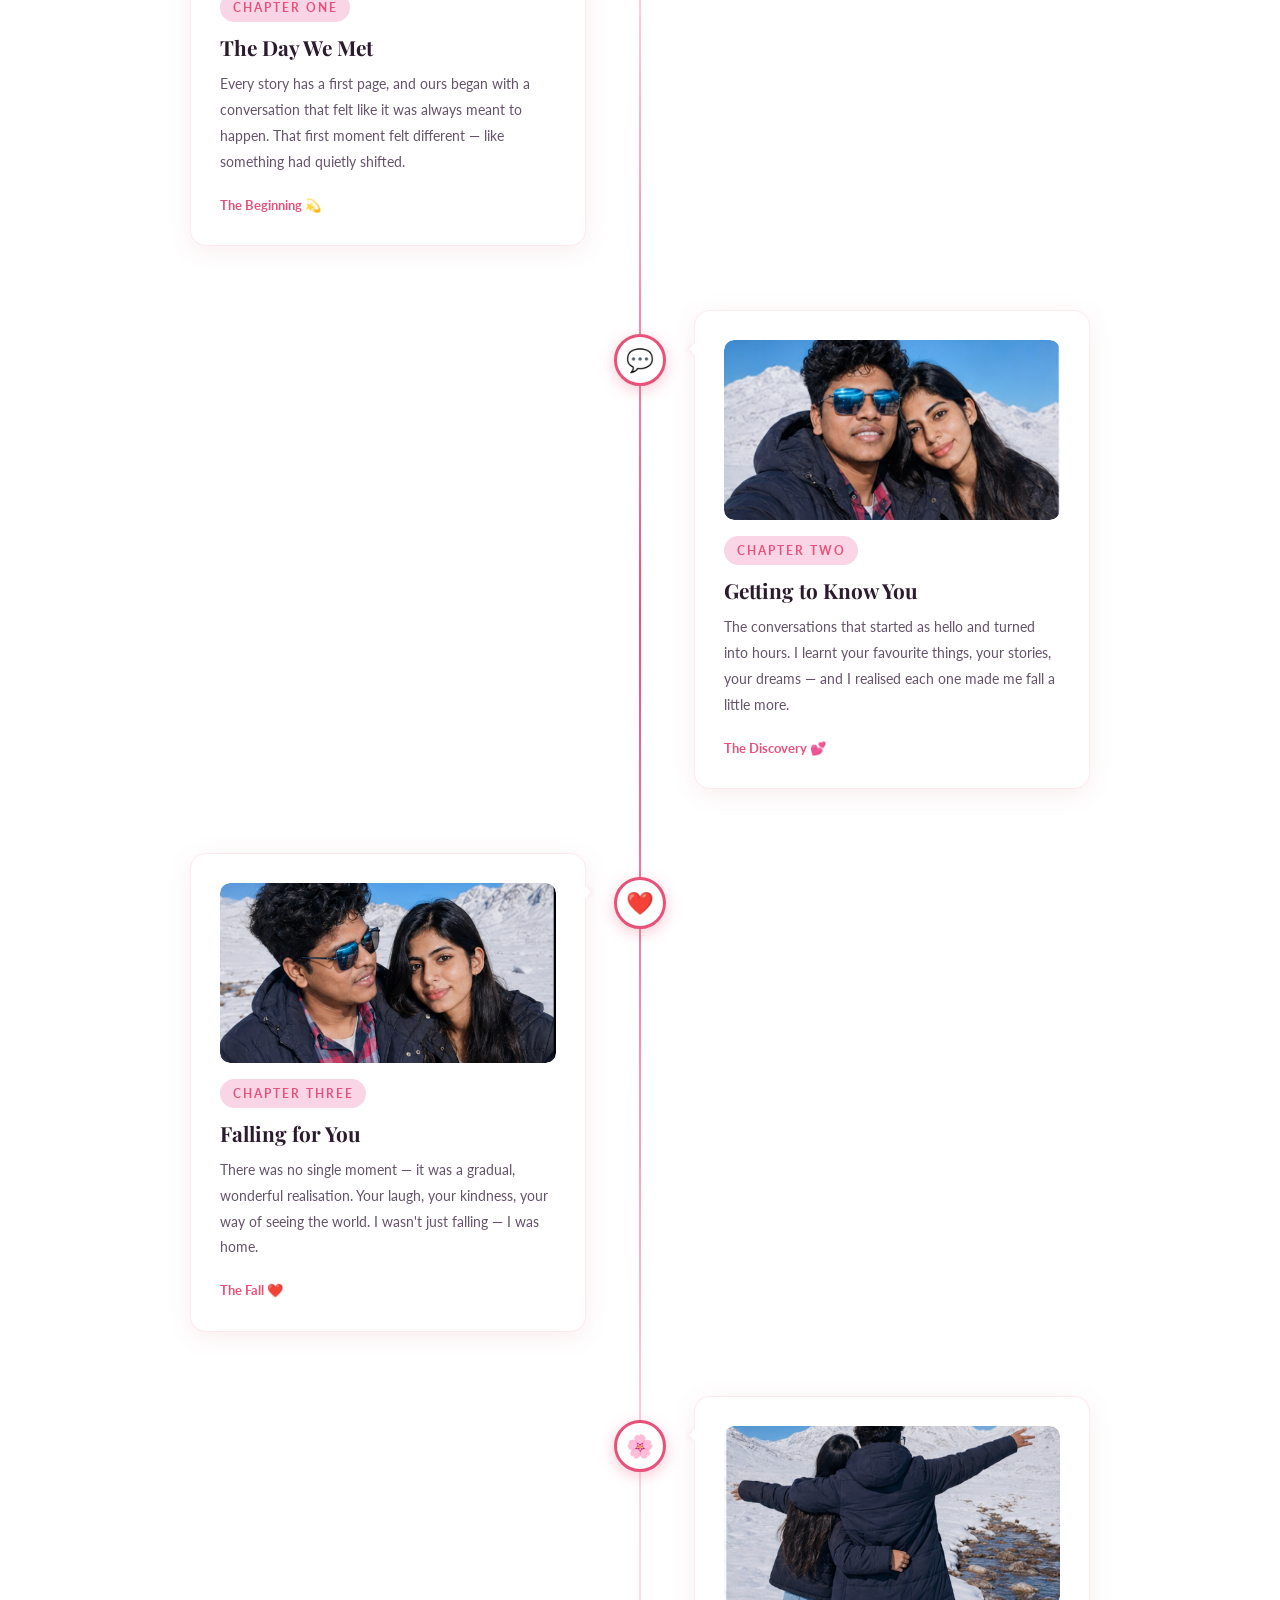
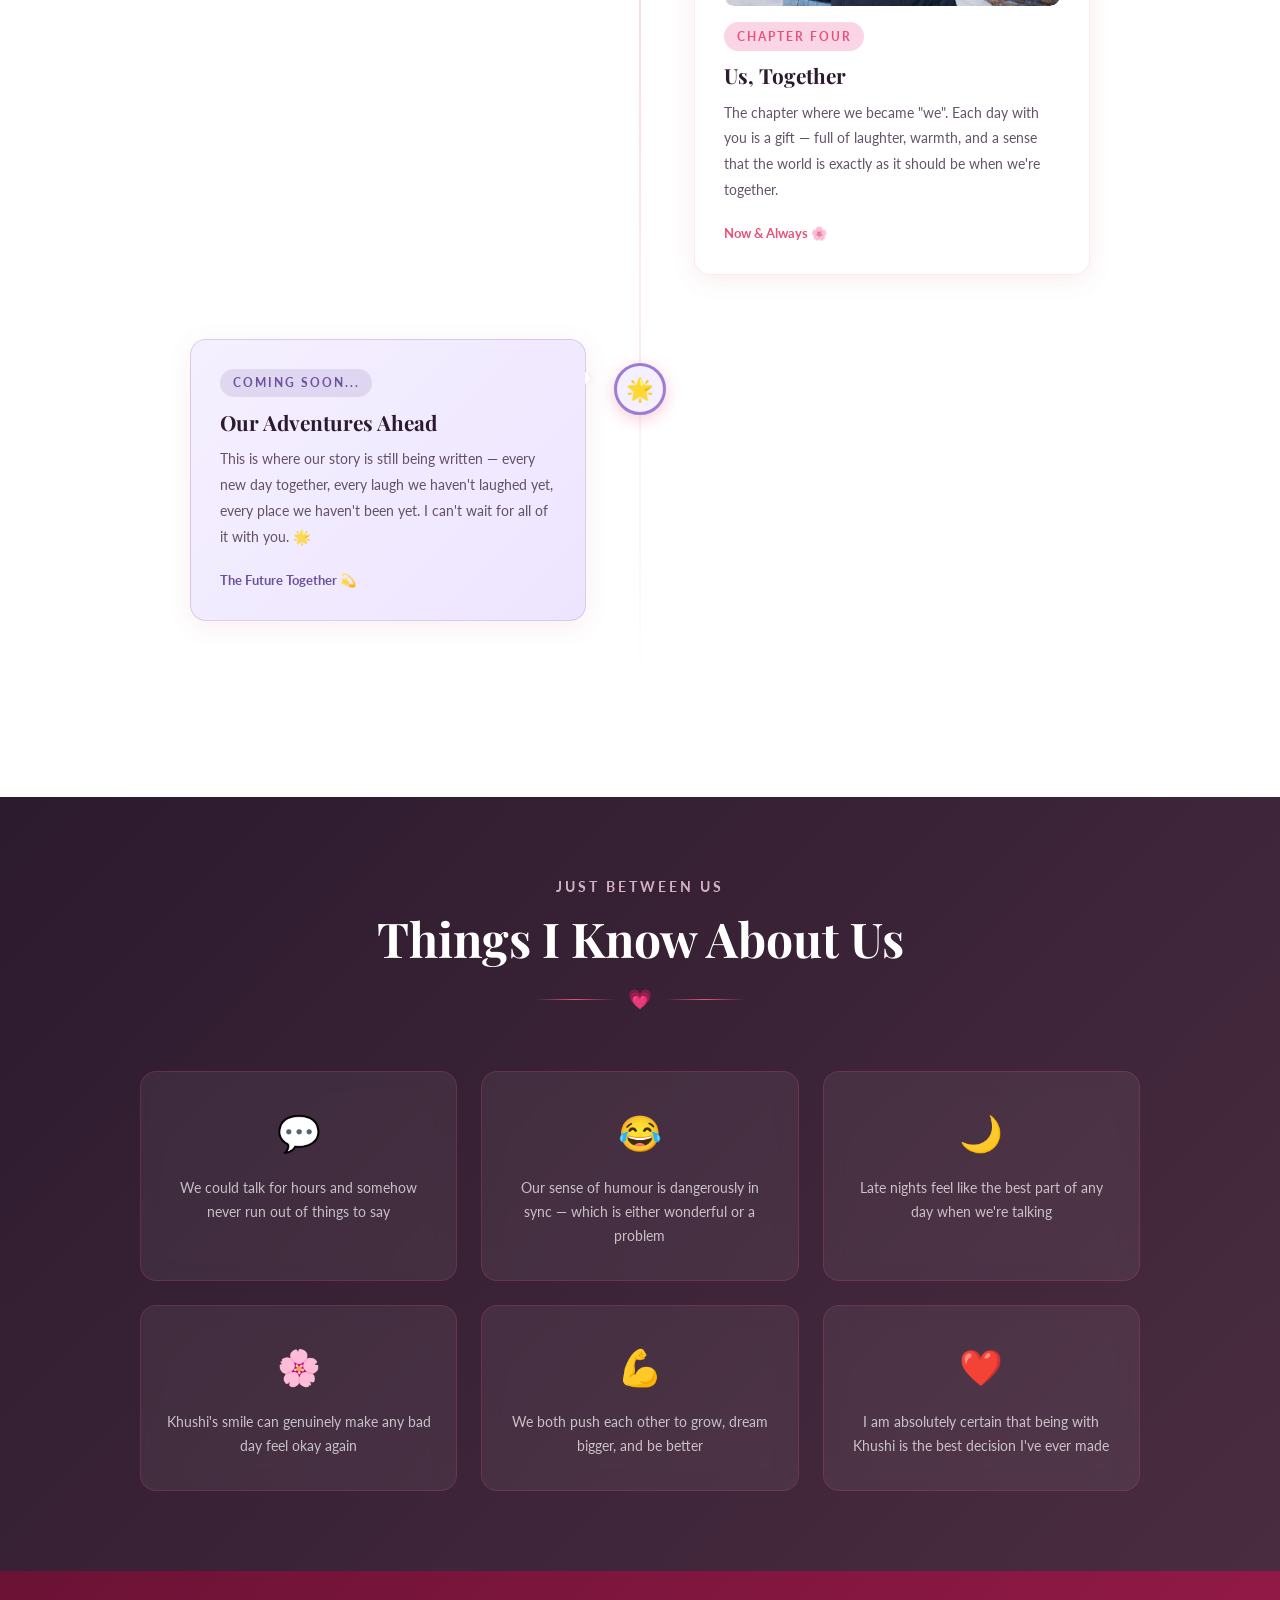
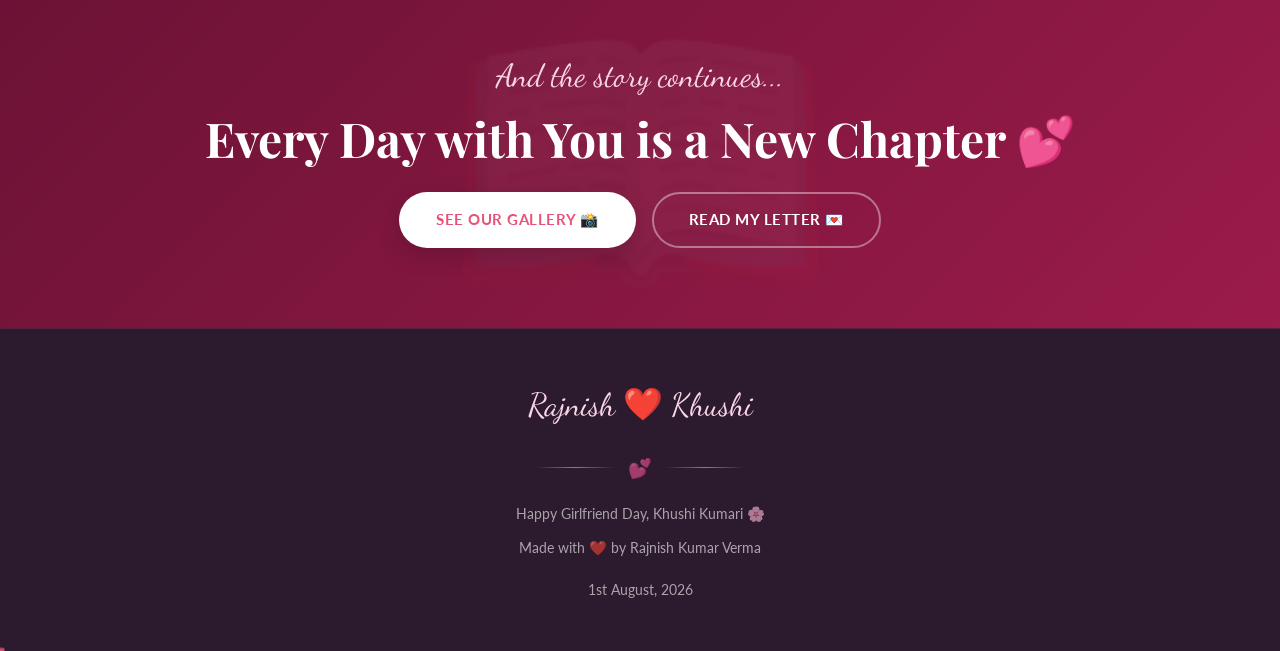
<file: our-story.html>
<!DOCTYPE html>
<html lang="en">
<head>
  <meta charset="UTF-8" />
  <meta name="viewport" content="width=device-width, initial-scale=1.0" />
  <title>Our Story — Rajnish ❤️ Khushi</title>
  <link rel="stylesheet" href="css/style.css" />
  <link rel="stylesheet" href="css/our-story.css" />
  <link rel="icon" type="image/svg+xml" href="data:image/svg+xml,<svg xmlns='http://www.w3.org/2000/svg' viewBox='0 0 100 100'><text y='.9em' font-size='90'>❤️</text></svg>" />
</head>
<body>

  <!-- Floating Hearts Background -->
  <div class="hearts-bg"></div>

  <!-- ===== NAVBAR ===== -->
  <nav class="navbar">
    <a href="index.html" class="nav-brand">R ❤ K</a>
    <div class="hamburger">
      <span></span><span></span><span></span>
    </div>
    <ul class="nav-links">
      <li><a href="index.html">Home</a></li>
      <li><a href="our-story.html" class="active">Our Story</a></li>
      <li><a href="gallery.html">Gallery</a></li>
      <li><a href="love-letter.html">Love Letter</a></li>
      <li><a href="memories.html">Memories</a></li>
      <li><span class="nav-heart">❤️</span></li>
    </ul>
  </nav>

  <!-- ===== PAGE HERO ===== -->
  <section class="page-hero story-hero">
    <div class="page-hero-content">
      <span class="page-hero-pre script">Chapter One</span>
      <h1 class="page-hero-title">Our Story</h1>
      <p class="page-hero-subtitle">
        Every love story is unique.<br>
        Ours is my absolute favourite. 💕
      </p>
    </div>
    <div class="page-hero-decoration">
      <span class="floating-em em-1">📖</span>
      <span class="floating-em em-2">💕</span>
      <span class="floating-em em-3">🌸</span>
      <span class="floating-em em-4">✨</span>
      <span class="floating-em em-5">❤️</span>
    </div>
  </section>

  <!-- ===== INTRO SECTION ===== -->
  <section class="section story-intro">
    <div class="story-intro-inner">
      <!-- Photo -->
      <div class="story-intro-photo animate-on-scroll">
        <img src="assets/images/story-intro.jpg" alt="Rajnish &amp; Khushi" style="width:280px;height:320px;object-fit:cover;border-radius:16px;box-shadow:0 20px 60px rgba(200,80,100,0.25);">
      </div>

      <!-- Text -->
      <div class="story-intro-text animate-on-scroll">
        <span class="pre-title" style="font-size:0.85rem;font-weight:700;letter-spacing:3px;text-transform:uppercase;color:var(--rose);display:block;margin-bottom:0.7rem;">How it began</span>
        <h2>The Beginning of Us</h2>
        <div class="divider"><span>❤️</span></div>
        <p>Some things in life happen unexpectedly — a conversation you didn't plan, a moment you didn't see coming, a person who quietly becomes everything. That's how it was with us.</p>
        <p>Khushi, you came into my life and turned ordinary days into something extraordinary. Before I knew it, I was looking forward to every message, every laugh, every little thing about you.</p>
        <p>And now, here we are — writing the most beautiful story of my life. Together. 🌸</p>
      </div>
    </div>
  </section>

  <!-- ===== TIMELINE SECTION ===== -->
  <section class="section timeline-section">
    <div class="section-title animate-on-scroll">
      <span class="pre-title">Milestones</span>
      <h2>Our Timeline</h2>
      <div class="divider"><span>💕</span></div>
      <p>The moments that brought us here, and the ones that will carry us forward</p>
    </div>

    <div class="timeline">

      <!-- Item 1 -->
      <div class="timeline-item">
        <div class="timeline-dot">✨</div>
        <div class="timeline-content left">
          <div class="timeline-photo">
            <img src="assets/images/timeline1.jpg" alt="We met" style="width:100%;height:180px;object-fit:cover;border-radius:10px;">
          </div>
          <span class="timeline-badge">Chapter One</span>
          <h3>The Day We Met</h3>
          <p>Every story has a first page, and ours began with a conversation that felt like it was always meant to happen. That first moment felt different — like something had quietly shifted.</p>
          <span class="timeline-date">The Beginning 💫</span>
        </div>
      </div>

      <!-- Item 2 -->
      <div class="timeline-item">
        <div class="timeline-dot">💬</div>
        <div class="timeline-content right">
          <div class="timeline-photo">
            <img src="assets/images/timeline2.jpg" alt="Getting to know each other" style="width:100%;height:180px;object-fit:cover;border-radius:10px;">
          </div>
          <span class="timeline-badge">Chapter Two</span>
          <h3>Getting to Know You</h3>
          <p>The conversations that started as hello and turned into hours. I learnt your favourite things, your stories, your dreams — and I realised each one made me fall a little more.</p>
          <span class="timeline-date">The Discovery 💕</span>
        </div>
      </div>

      <!-- Item 3 -->
      <div class="timeline-item">
        <div class="timeline-dot">❤️</div>
        <div class="timeline-content left">
          <div class="timeline-photo">
            <img src="assets/images/timeline3.jpg" alt="Falling in love" style="width:100%;height:180px;object-fit:cover;border-radius:10px;">
          </div>
          <span class="timeline-badge">Chapter Three</span>
          <h3>Falling for You</h3>
          <p>There was no single moment — it was a gradual, wonderful realisation. Your laugh, your kindness, your way of seeing the world. I wasn't just falling — I was home.</p>
          <span class="timeline-date">The Fall ❤️</span>
        </div>
      </div>

      <!-- Item 4 -->
      <div class="timeline-item">
        <div class="timeline-dot">🌸</div>
        <div class="timeline-content right">
          <div class="timeline-photo">
            <img src="assets/images/timeline4.jpg" alt="Together" style="width:100%;height:180px;object-fit:cover;border-radius:10px;">
          </div>
          <span class="timeline-badge">Chapter Four</span>
          <h3>Us, Together</h3>
          <p>The chapter where we became "we". Each day with you is a gift — full of laughter, warmth, and a sense that the world is exactly as it should be when we're together.</p>
          <span class="timeline-date">Now & Always 🌸</span>
        </div>
      </div>

      <!-- Item 5 — Future -->
      <div class="timeline-item timeline-future">
        <div class="timeline-dot">🌟</div>
        <div class="timeline-content left">
          <span class="timeline-badge future-badge">Coming Soon...</span>
          <h3>Our Adventures Ahead</h3>
          <p>This is where our story is still being written — every new day together, every laugh we haven't laughed yet, every place we haven't been yet. I can't wait for all of it with you. 🌟</p>
          <span class="timeline-date" style="color:#6b52a0;">The Future Together 💫</span>
        </div>
      </div>

    </div>
  </section>

  <!-- ===== FUN FACTS ===== -->
  <section class="section facts-section">
    <div class="facts-bg"></div>
    <div class="section-title animate-on-scroll">
      <span class="pre-title">Just between us</span>
      <h2>Things I Know About Us</h2>
      <div class="divider"><span>💗</span></div>
    </div>

    <div class="facts-grid">
      <div class="fact-item animate-on-scroll">
        <span class="fact-emoji">💬</span>
        <p>We could talk for hours and somehow never run out of things to say</p>
      </div>
      <div class="fact-item animate-on-scroll">
        <span class="fact-emoji">😂</span>
        <p>Our sense of humour is dangerously in sync — which is either wonderful or a problem</p>
      </div>
      <div class="fact-item animate-on-scroll">
        <span class="fact-emoji">🌙</span>
        <p>Late nights feel like the best part of any day when we're talking</p>
      </div>
      <div class="fact-item animate-on-scroll">
        <span class="fact-emoji">🌸</span>
        <p>Khushi's smile can genuinely make any bad day feel okay again</p>
      </div>
      <div class="fact-item animate-on-scroll">
        <span class="fact-emoji">💪</span>
        <p>We both push each other to grow, dream bigger, and be better</p>
      </div>
      <div class="fact-item animate-on-scroll">
        <span class="fact-emoji">❤️</span>
        <p>I am absolutely certain that being with Khushi is the best decision I've ever made</p>
      </div>
    </div>
  </section>

  <!-- ===== CTA ===== -->
  <section class="story-cta">
    <div class="animate-on-scroll" style="position:relative;z-index:1;">
      <p class="script" style="font-size:2rem;color:var(--blush);margin-bottom:0.5rem;">And the story continues...</p>
      <h2 style="color:white;font-size:clamp(1.8rem,4vw,3rem);margin-bottom:1.5rem;">Every Day with You is a New Chapter 💕</h2>
      <div style="display:flex;gap:1rem;justify-content:center;flex-wrap:wrap;">
        <a href="gallery.html" class="btn btn-white">See Our Gallery 📸</a>
        <a href="love-letter.html" class="btn btn-secondary" style="color:white;border-color:rgba(255,255,255,0.4);">Read My Letter 💌</a>
      </div>
    </div>
  </section>

  <!-- ===== FOOTER ===== -->
  <footer class="footer">
    <div class="footer-names">Rajnish ❤️ Khushi</div>
    <div class="divider" style="margin:1rem auto;"><span class="heart-footer">💕</span></div>
    <p>Happy Girlfriend Day, Khushi Kumari 🌸</p>
    <p style="margin-top:0.5rem;">Made with <span class="heart-footer">❤️</span> by Rajnish Kumar Verma</p>
    <p style="margin-top:1rem;">1st August, 2026</p>
  </footer>

  <script src="js/main.js"></script>
</body>
</html>
</file>
<file: css/style.css>
/* ========================================
   SHARED STYLES — Rajnish ❤️ Khushi
   ======================================== */

/* ============================
   FONTS
   ============================ */
@import url('https://fonts.googleapis.com/css2?family=Playfair+Display:ital,wght@0,400;0,600;0,700;1,400&family=Dancing+Script:wght@500;700&family=Lato:wght@300;400;700&display=swap');

/* ============================
   CSS VARIABLES
   ============================ */
:root {
  --rose:       #e8527a;
  --rose-dark:  #c0395a;
  --rose-gold:  #c9956c;
  --gold:       #f2c06c;
  --blush:      #f9d5e5;
  --cream:      #fdf6f0;
  --dark:       #2c1a2e;
  --soft-dark:  #4a3550;

  --gradient-main: linear-gradient(135deg, #fce4ec, #f9d5e5, #fce4ec);
  --gradient-dark: linear-gradient(135deg, #2c1a2e 0%, #4a2c40 100%);
  --gradient-rose: linear-gradient(135deg, #e8527a, #c0395a);

  --transition: all 0.35s cubic-bezier(0.25, 0.46, 0.45, 0.94);

  --container: 1200px;
  --section-pad: 5rem 2rem;
}

/* ============================
   RESET & BASE
   ============================ */
*, *::before, *::after {
  box-sizing: border-box;
  margin: 0;
  padding: 0;
}

html {
  scroll-behavior: smooth;
  font-size: 16px;
}

body {
  font-family: 'Lato', sans-serif;
  background: #fff;
  color: var(--dark);
  overflow-x: hidden;
  line-height: 1.6;
}

h1, h2, h3, h4 {
  font-family: 'Playfair Display', serif;
  line-height: 1.2;
}

img {
  max-width: 100%;
  display: block;
}

a {
  text-decoration: none;
  color: inherit;
  transition: var(--transition);
}

ul { list-style: none; }

/* ============================
   UTILITY
   ============================ */
.script {
  font-family: 'Dancing Script', cursive;
}

.section {
  padding: var(--section-pad);
}

.container {
  max-width: var(--container);
  margin: 0 auto;
  padding: 0 2rem;
}

/* ============================
   NAVBAR
   ============================ */
.navbar {
  position: fixed;
  top: 0;
  left: 0;
  right: 0;
  z-index: 1000;
  display: flex;
  align-items: center;
  justify-content: space-between;
  padding: 1.2rem 2.5rem;
  background: rgba(44, 26, 46, 0.9);
  backdrop-filter: blur(12px);
  border-bottom: 1px solid rgba(232, 82, 122, 0.2);
  transition: var(--transition);
}

.navbar.scrolled {
  padding: 0.8rem 2.5rem;
  background: rgba(44, 26, 46, 0.98);
  box-shadow: 0 4px 20px rgba(0,0,0,0.3);
}

.nav-brand {
  font-family: 'Dancing Script', cursive;
  font-size: 1.8rem;
  color: var(--blush);
  font-weight: 700;
  letter-spacing: 1px;
}

.nav-links {
  display: flex;
  align-items: center;
  gap: 2rem;
}

.nav-links a {
  color: rgba(255,255,255,0.75);
  font-size: 0.9rem;
  font-weight: 600;
  letter-spacing: 0.5px;
  text-transform: uppercase;
  position: relative;
  padding-bottom: 3px;
}

.nav-links a::after {
  content: '';
  position: absolute;
  left: 0;
  bottom: 0;
  height: 2px;
  width: 0;
  background: var(--rose);
  transition: width 0.3s ease;
  border-radius: 1px;
}

.nav-links a:hover,
.nav-links a.active {
  color: var(--blush);
}

.nav-links a:hover::after,
.nav-links a.active::after {
  width: 100%;
}

.nav-heart {
  font-size: 1.1rem;
  animation: heartbeat 2s ease-in-out infinite;
}

/* Hamburger (mobile) */
.hamburger {
  display: none;
  flex-direction: column;
  gap: 5px;
  cursor: pointer;
  padding: 5px;
  z-index: 1001;
}

.hamburger span {
  display: block;
  width: 24px;
  height: 2px;
  background: var(--blush);
  border-radius: 2px;
  transition: var(--transition);
}

/* Hamburger → X animation when active */
.hamburger.active span:nth-child(1) {
  transform: translateY(7px) rotate(45deg);
}
.hamburger.active span:nth-child(2) {
  opacity: 0;
  transform: scaleX(0);
}
.hamburger.active span:nth-child(3) {
  transform: translateY(-7px) rotate(-45deg);
}

/* Backdrop for mobile nav overlay */
.nav-backdrop {
  display: none;
  position: fixed;
  inset: 0;
  background: rgba(0,0,0,0.5);
  z-index: 998;
}

.nav-backdrop.open {
  display: block;
}

/* ============================
   FLOATING HEARTS BACKGROUND
   ============================ */
.hearts-bg {
  position: fixed;
  inset: 0;
  pointer-events: none;
  z-index: 0;
  overflow: hidden;
}

/* Hearts are injected by JS */
.heart-particle {
  position: absolute;
  bottom: -50px;
  font-size: 1.2rem;
  opacity: 0;
  animation: floatUp linear infinite;
  pointer-events: none;
  user-select: none;
}

@keyframes floatUp {
  0%   { transform: translateY(0) scale(1) rotate(0deg);   opacity: 0; }
  10%  { opacity: 0.6; }
  90%  { opacity: 0.3; }
  100% { transform: translateY(-100vh) scale(0.6) rotate(30deg); opacity: 0; }
}

/* ============================
   SECTION TITLE
   ============================ */
.section-title {
  text-align: center;
  margin-bottom: 3.5rem;
}

.section-title .pre-title {
  display: block;
  font-size: 0.85rem;
  font-weight: 700;
  letter-spacing: 3px;
  text-transform: uppercase;
  color: var(--rose);
  margin-bottom: 0.7rem;
}

.section-title h2 {
  font-size: clamp(2rem, 4vw, 3rem);
  color: var(--dark);
  margin-bottom: 1rem;
}

.section-title p {
  color: var(--soft-dark);
  opacity: 0.8;
  max-width: 550px;
  margin: 0 auto;
  line-height: 1.8;
}

.divider {
  display: flex;
  align-items: center;
  justify-content: center;
  gap: 0.8rem;
  margin: 1rem auto;
  font-size: 1.2rem;
}

.divider::before,
.divider::after {
  content: '';
  flex: 1;
  max-width: 80px;
  height: 1px;
  background: linear-gradient(to right, transparent, var(--rose), transparent);
}

/* ============================
   BUTTONS
   ============================ */
.btn {
  display: inline-block;
  padding: 0.9rem 2.2rem;
  border-radius: 50px;
  font-size: 0.92rem;
  font-weight: 700;
  letter-spacing: 0.5px;
  text-transform: uppercase;
  cursor: pointer;
  transition: var(--transition);
  border: 2px solid transparent;
}

.btn-primary {
  background: var(--gradient-rose);
  color: white;
  box-shadow: 0 8px 25px rgba(232, 82, 122, 0.4);
}

.btn-primary:hover {
  transform: translateY(-3px);
  box-shadow: 0 15px 35px rgba(232, 82, 122, 0.55);
}

.btn-secondary {
  background: transparent;
  color: var(--rose);
  border-color: var(--rose);
}

.btn-secondary:hover {
  background: var(--rose);
  color: white;
  transform: translateY(-3px);
  box-shadow: 0 10px 25px rgba(232, 82, 122, 0.4);
}

.btn-white {
  background: white;
  color: var(--rose);
  box-shadow: 0 8px 25px rgba(0,0,0,0.15);
}

.btn-white:hover {
  transform: translateY(-3px);
  box-shadow: 0 15px 35px rgba(0,0,0,0.2);
}

/* ============================
   PHOTO PLACEHOLDER
   ============================ */
.photo-placeholder {
  background: linear-gradient(135deg, #fce4ec, #f9d5e5);
  border-radius: 16px;
  display: flex;
  flex-direction: column;
  align-items: center;
  justify-content: center;
  text-align: center;
  padding: 1.5rem;
  min-height: 200px;
  border: 2px dashed rgba(232, 82, 122, 0.3);
  gap: 0.5rem;
}

.ph-icon {
  font-size: 2.5rem;
  margin-bottom: 0.5rem;
}

.photo-placeholder p {
  color: var(--rose);
  font-size: 0.8rem;
  opacity: 0.8;
  line-height: 1.5;
}

.photo-placeholder code {
  font-size: 0.75rem;
  background: rgba(232, 82, 122, 0.1);
  color: var(--rose-dark);
  padding: 0.2rem 0.4rem;
  border-radius: 4px;
  font-family: monospace;
}

/* ============================
   ANIMATIONS
   ============================ */
@keyframes fadeInUp {
  from { opacity: 0; transform: translateY(30px); }
  to   { opacity: 1; transform: translateY(0); }
}

@keyframes fadeIn {
  from { opacity: 0; }
  to   { opacity: 1; }
}

@keyframes heartbeat {
  0%, 100% { transform: scale(1); }
  25%       { transform: scale(1.15); }
  50%       { transform: scale(1); }
  75%       { transform: scale(1.08); }
}

@keyframes pulse-ring {
  0%   { transform: scale(0.8); opacity: 0.7; }
  100% { transform: scale(2);   opacity: 0; }
}

@keyframes shimmer {
  0%   { background-position: -200% center; }
  100% { background-position: 200% center; }
}

/* Scroll animation classes */
.animate-on-scroll {
  opacity: 0;
  transform: translateY(40px);
  transition: opacity 0.7s ease, transform 0.7s ease;
}

.animate-on-scroll.visible {
  opacity: 1;
  transform: translateY(0);
}

/* ============================
   FOOTER
   ============================ */
.footer {
  background: var(--dark);
  color: rgba(255,255,255,0.6);
  text-align: center;
  padding: 3rem 2rem;
  font-size: 0.9rem;
  line-height: 1.8;
  border-top: 1px solid rgba(232, 82, 122, 0.2);
}

.footer-names {
  font-family: 'Dancing Script', cursive;
  font-size: 2rem;
  color: var(--blush);
  margin-bottom: 0.5rem;
}

.heart-footer {
  animation: heartbeat 2s ease-in-out infinite;
  display: inline-block;
}

/* ============================
   PAGE HERO BASE
   ============================ */
.page-hero {
  min-height: 60vh;
  display: flex;
  align-items: center;
  justify-content: center;
  position: relative;
  overflow: hidden;
  padding: 8rem 2rem 5rem;
  text-align: center;
}

.page-hero-content {
  position: relative;
  z-index: 1;
}

.page-hero-decoration {
  position: absolute;
  inset: 0;
  pointer-events: none;
}

/* ============================
   RESPONSIVE NAVBAR
   ============================ */
@media (max-width: 768px) {
  .hamburger {
    display: flex;
  }

  .nav-links {
    position: fixed;
    top: 0;
    right: -100%;
    bottom: 0;
    width: 75%;
    max-width: 290px;
    background: var(--dark);
    flex-direction: column;
    justify-content: flex-start;
    align-items: flex-start;
    gap: 0;
    padding: 5rem 2rem 2rem;
    transition: right 0.4s ease;
    border-left: 1px solid rgba(232, 82, 122, 0.2);
    z-index: 999;
    box-shadow: -10px 0 40px rgba(0,0,0,0.4);
    overflow-y: auto;
  }

  .nav-links.open {
    right: 0;
  }

  .nav-links li {
    width: 100%;
    border-bottom: 1px solid rgba(255,255,255,0.06);
  }

  .nav-links a {
    font-size: 1.05rem;
    display: block;
    padding: 1rem 0;
    width: 100%;
  }

  .nav-links .nav-heart {
    padding: 1rem 0;
    display: block;
  }

  .navbar {
    padding: 1rem 1.2rem;
  }

  /* Page hero smaller on mobile */
  .page-hero {
    min-height: 55vh;
    padding-top: 70px;
  }

  .page-hero-title {
    font-size: clamp(2.2rem, 8vw, 3.5rem) !important;
  }

  .page-hero-subtitle {
    font-size: 1rem !important;
  }

  .page-hero-pre {
    font-size: 1.4rem !important;
  }

  /* Section padding tighter */
  .section {
    padding: 3.5rem 1.2rem;
  }

  /* Section title */
  .section-title h2 {
    font-size: clamp(1.8rem, 6vw, 2.5rem);
  }

  /* Buttons stack on small screens */
  .btn {
    padding: 0.75rem 1.4rem;
    font-size: 0.85rem;
  }

  /* Photo placeholders */
  .photo-placeholder {
    min-height: 180px;
  }
}

@media (max-width: 480px) {
  .section {
    padding: 3rem 1rem;
  }

  .floating-em {
    display: none;
  }
}
</file>
<file: css/home.css>
/* ========================================
   HOME PAGE STYLES
   ======================================== */

/* ============================
   HERO SECTION
   ============================ */
.hero {
  min-height: 100vh;
  background: linear-gradient(135deg, #2c1a2e 0%, #4a2c40 40%, #6b2c52 70%, #9b2c5a 100%);
  display: flex;
  align-items: center;
  justify-content: center;
  position: relative;
  overflow: hidden;
  text-align: center;
}

/* Radial glow overlay */
.hero::before {
  content: '';
  position: absolute;
  inset: 0;
  background: radial-gradient(ellipse 80% 60% at 50% 60%, rgba(232, 82, 122, 0.18), transparent);
  pointer-events: none;
}

/* Optional background image overlay (when user adds a photo) */
.hero-bg-overlay {
  position: absolute;
  inset: 0;
  /* background: url('../assets/images/hero-bg.jpg') center/cover no-repeat; */
  /* opacity: 0.12; */
  pointer-events: none;
}

/* ============================
   HERO CONTENT
   ============================ */
.hero-content {
  position: relative;
  z-index: 2;
  padding: 6rem 2rem 4rem;
  max-width: 900px;
  margin: 0 auto;
}

.hero-tag {
  font-size: 1.5rem;
  color: var(--blush);
  opacity: 0.9;
  margin-bottom: 2rem;
  display: block;
  animation: fadeInUp 0.6s ease both;
  letter-spacing: 1px;
}

/* Names row */
.hero-names {
  display: flex;
  align-items: center;
  justify-content: center;
  gap: 1.5rem;
  margin-bottom: 1.5rem;
  flex-wrap: wrap;
  animation: fadeInUp 0.6s ease 0.15s both;
}

.hero-name-his,
.hero-name-her {
  font-size: clamp(3.5rem, 9vw, 7rem);
  color: white;
  font-weight: 700;
  line-height: 1;
  text-shadow: 0 5px 25px rgba(0,0,0,0.3);
}

.hero-name-her {
  color: var(--blush);
}

/* Heart in the middle */
.hero-heart-center {
  position: relative;
  display: flex;
  align-items: center;
  justify-content: center;
}

.big-heart {
  font-size: clamp(2.5rem, 5vw, 4rem);
  animation: heartbeat 1.5s ease-in-out infinite;
  display: block;
  position: relative;
  z-index: 2;
}

.pulse-ring {
  position: absolute;
  width: 80px;
  height: 80px;
  border: 2px solid rgba(232, 82, 122, 0.5);
  border-radius: 50%;
  animation: pulse-ring 2s ease-out infinite;
}

.pulse-ring--2 {
  animation-delay: 1s;
}

/* Full names */
.hero-full-names {
  display: flex;
  align-items: center;
  justify-content: center;
  gap: 1rem;
  margin-bottom: 1.5rem;
  color: rgba(255, 255, 255, 0.6);
  font-size: 1rem;
  letter-spacing: 2px;
  font-weight: 300;
  flex-wrap: wrap;
  animation: fadeInUp 0.6s ease 0.3s both;
}

.amp {
  color: var(--rose);
  font-size: 1.3rem;
}

/* Date badge */
.hero-date-badge {
  display: inline-flex;
  align-items: center;
  gap: 0.7rem;
  background: rgba(255, 255, 255, 0.08);
  backdrop-filter: blur(8px);
  border: 1px solid rgba(232, 82, 122, 0.3);
  border-radius: 50px;
  padding: 0.6rem 1.5rem;
  font-size: 0.88rem;
  color: var(--blush);
  letter-spacing: 0.5px;
  margin-bottom: 2.5rem;
  animation: fadeInUp 0.6s ease 0.45s both;
}

/* CTA buttons */
.hero-cta {
  display: flex;
  gap: 1rem;
  justify-content: center;
  flex-wrap: wrap;
  margin-bottom: 3rem;
  animation: fadeInUp 0.6s ease 0.6s both;
}

.hero-cta .btn-secondary {
  color: white;
  border-color: rgba(255, 255, 255, 0.5);
}

.hero-cta .btn-secondary:hover {
  background: white;
  color: var(--rose);
  border-color: white;
}

/* Scroll hint */
.scroll-hint {
  color: rgba(255, 255, 255, 0.4);
  font-size: 0.8rem;
  letter-spacing: 2px;
  text-transform: uppercase;
  animation: fadeIn 1s ease 1.2s both;
  display: flex;
  flex-direction: column;
  align-items: center;
  gap: 0.5rem;
}

.scroll-arrow {
  font-size: 1.2rem;
  animation: bounceDown 2s ease infinite;
}

@keyframes bounceDown {
  0%, 100% { transform: translateY(0); opacity: 0.4; }
  50% { transform: translateY(8px); opacity: 0.8; }
}

/* Hero particles (JS injects hearts here via .heart-particle) */
.hero-particles {
  position: absolute;
  inset: 0;
  pointer-events: none;
  z-index: 1;
}

/* ============================
   QUOTE SECTION
   ============================ */
.quote-section {
  background: white;
  text-align: center;
  padding: 4rem 2rem;
}

.quote-inner {
  max-width: 700px;
  margin: 0 auto;
}

.quote-icon {
  font-size: 2.5rem;
  margin-bottom: 1rem;
}

.quote-text {
  font-size: clamp(1.8rem, 4vw, 2.8rem);
  color: var(--dark);
  line-height: 1.4;
  margin-bottom: 1rem;
  font-style: normal;
}

.quote-section cite {
  color: var(--rose);
  font-size: 1rem;
  font-style: normal;
}

/* ============================
   ABOUT SECTION
   ============================ */
.about-section {
  background: var(--cream);
}

.about-inner {
  display: grid;
  grid-template-columns: auto 1fr;
  gap: 5rem;
  align-items: center;
  max-width: 1100px;
  margin: 0 auto;
}

.about-photo {
  position: relative;
  flex-shrink: 0;
}

.about-photo-frame {
  position: relative;
}

.about-photo-frame .photo-placeholder,
.about-photo-frame img {
  border-radius: 20px;
  box-shadow: 0 25px 70px rgba(200, 80, 100, 0.25);
  border: 5px solid white;
  outline: 2px solid rgba(232, 82, 122, 0.15);
}

.about-photo-frame img {
  width: 320px;
  height: 380px;
  object-fit: cover;
  display: block;
}

/* Decorative corner */
.about-photo-frame::before {
  content: '';
  position: absolute;
  top: -15px;
  left: -15px;
  right: 15px;
  bottom: -15px;
  border: 2px solid rgba(232, 82, 122, 0.2);
  border-radius: 24px;
  pointer-events: none;
  z-index: -1;
}

.about-photo-badge {
  position: absolute;
  bottom: -18px;
  right: -18px;
  background: var(--gradient-rose);
  color: white;
  border-radius: 50px;
  padding: 0.6rem 1.3rem;
  font-size: 1.1rem;
  box-shadow: 0 8px 25px rgba(232, 82, 122, 0.45);
  border: 3px solid white;
}

/* Text side */
.about-text .pre-title {
  font-size: 0.85rem;
  font-weight: 700;
  letter-spacing: 3px;
  text-transform: uppercase;
  color: var(--rose);
  display: block;
  margin-bottom: 0.7rem;
}

.about-text h2 {
  font-size: clamp(2rem, 4vw, 3rem);
  color: var(--dark);
  margin-bottom: 0.5rem;
}

.about-text p {
  color: var(--soft-dark);
  margin-bottom: 1rem;
  line-height: 1.9;
  opacity: 0.85;
}

.about-stats {
  display: flex;
  gap: 1.5rem;
  margin-top: 1.5rem;
  flex-wrap: wrap;
}

.stat-item {
  background: white;
  border-radius: 14px;
  padding: 1.2rem 1.5rem;
  text-align: center;
  box-shadow: 0 5px 20px rgba(200, 80, 100, 0.1);
  border: 1px solid rgba(232, 82, 122, 0.1);
  flex: 1;
  min-width: 100px;
  transition: var(--transition);
}

.stat-item:hover {
  transform: translateY(-4px);
  box-shadow: 0 12px 30px rgba(200, 80, 100, 0.2);
}

.stat-emoji {
  font-size: 1.8rem;
  display: block;
  margin-bottom: 0.5rem;
}

.stat-item p {
  font-size: 0.8rem;
  color: var(--soft-dark);
  opacity: 0.75;
  margin: 0;
}

/* ============================
   PAGES SECTION
   ============================ */
.pages-section {
  position: relative;
  overflow: hidden;
}

.pages-bg {
  position: absolute;
  inset: 0;
  background: var(--gradient-dark);
  z-index: 0;
}

.pages-section .section-title,
.pages-grid {
  position: relative;
  z-index: 1;
}

.pages-section .section-title .pre-title,
.pages-section .section-title p {
  color: var(--blush);
  opacity: 0.8;
}

.pages-section .section-title h2 {
  color: white;
}

.pages-grid {
  display: grid;
  grid-template-columns: repeat(4, 1fr);
  gap: 1.5rem;
  max-width: 1200px;
  margin: 0 auto;
}

.page-card {
  background: rgba(255, 255, 255, 0.06);
  backdrop-filter: blur(10px);
  border: 1px solid rgba(232, 82, 122, 0.25);
  border-radius: 20px;
  padding: 2rem 1.5rem;
  text-align: center;
  transition: var(--transition);
  display: flex;
  flex-direction: column;
  align-items: center;
  gap: 0.8rem;
  cursor: pointer;
  position: relative;
  overflow: hidden;
}

.page-card::before {
  content: '';
  position: absolute;
  top: 0; left: 0; right: 0;
  height: 3px;
  background: linear-gradient(to right, var(--rose), var(--gold));
  transform: scaleX(0);
  transform-origin: left;
  transition: transform 0.4s ease;
}

.page-card:hover::before {
  transform: scaleX(1);
}

.page-card:hover {
  background: rgba(255, 255, 255, 0.1);
  transform: translateY(-8px);
  box-shadow: 0 20px 50px rgba(0,0,0,0.35);
  border-color: rgba(232, 82, 122, 0.5);
}

.page-card-icon {
  font-size: 2.8rem;
  margin-bottom: 0.3rem;
}

.page-card h3 {
  color: white;
  font-size: 1.2rem;
}

.page-card p {
  color: rgba(255, 255, 255, 0.6);
  font-size: 0.85rem;
  line-height: 1.7;
}

.page-card-link {
  color: var(--blush);
  font-size: 0.85rem;
  font-weight: 700;
  margin-top: 0.5rem;
  letter-spacing: 0.5px;
}

/* ============================
   SPECIAL DAY BANNER
   ============================ */
.special-day-section {
  background: linear-gradient(135deg, #3d0c20 0%, #6b1235 50%, #9b1b4a 100%);
  text-align: center;
  position: relative;
  overflow: hidden;
}

.special-day-section::before {
  content: '🌹';
  position: absolute;
  font-size: 25rem;
  opacity: 0.03;
  top: 50%;
  left: 50%;
  transform: translate(-50%, -50%);
  pointer-events: none;
}

.special-day-content {
  position: relative;
  z-index: 1;
  max-width: 700px;
  margin: 0 auto;
}

.special-day-emoji {
  font-size: 4rem;
  margin-bottom: 1rem;
  animation: heartbeat 2s ease-in-out infinite;
  display: block;
}

.special-day-from {
  margin-top: 1rem;
}

/* ============================
   RESPONSIVE
   ============================ */
@media (max-width: 1100px) {
  .pages-grid {
    grid-template-columns: repeat(2, 1fr);
  }
}

@media (max-width: 900px) {
  .about-inner {
    grid-template-columns: 1fr;
    gap: 2.5rem;
    text-align: center;
  }

  .about-photo {
    display: flex;
    justify-content: center;
  }

  .about-photo-frame img,
  .about-photo-frame .photo-placeholder {
    width: 240px !important;
    height: 290px !important;
  }

  .about-stats {
    justify-content: center;
  }

  .about-text .btn {
    display: block;
    width: fit-content;
    margin: 1.5rem auto 0;
  }
}

@media (max-width: 768px) {
  /* Hero */
  .hero {
    min-height: 100svh;
    padding: 100px 1.2rem 3rem;
  }

  .hero-tag {
    font-size: 1.4rem;
  }

  .hero-names {
    gap: 0.6rem;
    flex-wrap: nowrap;
  }

  .hero-name-his,
  .hero-name-her {
    font-size: clamp(2.5rem, 8vw, 3.5rem);
  }

  .big-heart {
    font-size: 1.8rem;
  }

  .hero-full-names {
    font-size: 0.75rem;
    letter-spacing: 1.5px;
    flex-direction: column;
    gap: 0.3rem;
  }

  .amp {
    font-size: 1rem;
  }

  .hero-date-badge {
    font-size: 0.75rem;
    padding: 0.5rem 1rem;
    gap: 0.5rem;
  }

  .hero-cta {
    flex-direction: column;
    align-items: center;
    gap: 0.8rem;
  }

  .hero-cta .btn {
    width: 100%;
    max-width: 260px;
    text-align: center;
  }

  /* Quote */
  .quote-text {
    font-size: 1.8rem !important;
  }

  /* Pages grid */
  .pages-grid {
    grid-template-columns: 1fr 1fr;
    gap: 1rem;
  }

  .page-card {
    padding: 1.5rem 1.2rem;
  }

  .page-card-icon {
    font-size: 2rem;
  }

  /* Special day */
  .special-day-section {
    padding: 4rem 1.2rem;
  }
}

@media (max-width: 480px) {
  .hero-name-his,
  .hero-name-her {
    font-size: clamp(2rem, 9vw, 2.8rem);
  }

  .pages-grid {
    grid-template-columns: 1fr;
    gap: 1rem;
  }

  .about-stats {
    flex-direction: column;
    gap: 1.5rem;
  }

  .about-photo-frame img,
  .about-photo-frame .photo-placeholder {
    width: 200px !important;
    height: 250px !important;
  }
}
</file>
<file: css/love-letter.css>
/* ========================================
   LOVE LETTER PAGE STYLES
   ======================================== */

/* ============================
   HERO
   ============================ */
.letter-hero {
  background: linear-gradient(135deg, #2e0a1a 0%, #5a1230 50%, #8b1a45 100%);
}

/* ============================
   ENVELOPE SECTION
   ============================ */
.envelope-section {
  background: var(--cream);
  padding: 4rem 2rem;
  text-align: center;
}

.envelope-wrap {
  display: flex;
  justify-content: center;
}

.envelope {
  position: relative;
  width: 300px;
  height: 200px;
  cursor: pointer;
  transition: transform 0.5s ease;
  transform-style: preserve-3d;
}

.envelope:hover {
  transform: scale(1.05);
}

.envelope-body {
  position: absolute;
  inset: 0;
  background: linear-gradient(160deg, #fce4ec 0%, #f9d5e5 100%);
  border-radius: 4px 4px 12px 12px;
  display: flex;
  flex-direction: column;
  align-items: center;
  justify-content: center;
  gap: 0.5rem;
  box-shadow: 0 15px 50px rgba(232, 82, 122, 0.25);
  border: 2px solid rgba(232, 82, 122, 0.2);
}

.envelope-icon {
  font-size: 3.5rem;
  animation: heartbeat 2s ease-in-out infinite;
  display: block;
}

.envelope-body p {
  color: var(--rose);
  font-size: 1.4rem;
}

/* Flap (top triangle) */
.envelope-flap {
  position: absolute;
  top: 0;
  left: 0;
  right: 0;
  height: 120px;
  z-index: 2;
  clip-path: polygon(0 0, 100% 0, 50% 60%);
  background: linear-gradient(135deg, #f9d5e5 0%, #fce4ec 100%);
  transform-origin: top center;
  transition: transform 0.6s ease;
  border-bottom: 1px solid rgba(232,82,122,0.15);
}

/* Left / Right triangles */
.envelope::before,
.envelope::after {
  content: '';
  position: absolute;
  bottom: 0;
  width: 50%;
  height: 140px;
  background: rgba(232, 82, 122, 0.08);
  z-index: 1;
}

.envelope::before {
  left: 0;
  clip-path: polygon(0 100%, 100% 100%, 100% 0);
}

.envelope::after {
  right: 0;
  clip-path: polygon(0 100%, 100% 100%, 0 0);
}

/* Opened state */
.envelope.opened .envelope-flap {
  transform: rotateX(180deg);
}

/* ============================
   LETTER SECTION
   ============================ */
.letter-section {
  background: var(--cream);
  padding-top: 2rem;
}

/* The paper */
.letter-paper {
  max-width: 720px;
  margin: 0 auto;
  background: white;
  border-radius: 4px;
  padding: 4rem 5rem;
  position: relative;
  box-shadow:
    0 2px 4px rgba(200,80,100,0.06),
    0 10px 30px rgba(200,80,100,0.12),
    0 30px 80px rgba(0,0,0,0.08);
  /* Paper texture via gradient */
  background-image:
    linear-gradient(rgba(232,82,122,0.03) 1px, transparent 1px);
  background-size: 100% 2.2rem;
}

/* Horizontal ruled lines */
.letter-lines {
  position: absolute;
  inset: 0;
  background-image: repeating-linear-gradient(
    transparent,
    transparent calc(2.2rem - 1px),
    rgba(232,82,122,0.07) calc(2.2rem - 1px),
    rgba(232,82,122,0.07) 2.2rem
  );
  background-position: 0 5rem;
  border-radius: 4px;
  pointer-events: none;
  z-index: 0;
}

/* Decorative corners */
.letter-deco {
  position: absolute;
  font-size: 1.8rem;
  opacity: 0.3;
  pointer-events: none;
}

.letter-deco-tl { top: 1.5rem; left: 1.5rem; }
.letter-deco-tr { top: 1.5rem; right: 1.5rem; }
.letter-deco-bl { bottom: 1.5rem; left: 1.5rem; }
.letter-deco-br { bottom: 1.5rem; right: 1.5rem; }

/* Vertical red margin line */
.letter-paper::before {
  content: '';
  position: absolute;
  top: 0;
  left: 4.5rem;
  bottom: 0;
  width: 2px;
  background: rgba(232, 82, 122, 0.12);
  pointer-events: none;
}

/* All content above lines */
.letter-header,
.letter-body,
.letter-signoff {
  position: relative;
  z-index: 1;
}

/* Header */
.letter-header {
  margin-bottom: 2rem;
  padding-bottom: 1.5rem;
  border-bottom: 1px dashed rgba(232, 82, 122, 0.2);
}

.letter-date {
  font-size: 0.85rem;
  color: var(--rose);
  text-transform: uppercase;
  letter-spacing: 2px;
  margin-bottom: 0.8rem;
}

.letter-to {
  font-size: 1.8rem;
  color: var(--dark);
}

/* Body */
.letter-body p {
  font-family: 'Lato', sans-serif;
  font-size: 1rem;
  line-height: 2.2rem;
  color: var(--dark);
  margin-bottom: 0;
  text-align: justify;
}

.letter-body p strong {
  color: var(--rose);
  font-weight: 700;
}

/* Sign off */
.letter-signoff {
  margin-top: 2.5rem;
  padding-top: 1.5rem;
  border-top: 1px dashed rgba(232, 82, 122, 0.2);
}

.letter-signoff p {
  color: var(--soft-dark);
  opacity: 0.7;
  font-size: 0.9rem;
  margin-bottom: 0.5rem;
}

.letter-signature {
  font-size: 2rem !important;
  color: var(--dark) !important;
  opacity: 1 !important;
  margin-bottom: 1rem !important;
}

.letter-seals {
  display: flex;
  gap: 0.5rem;
  font-size: 1.5rem;
}

/* ============================
   PROMISES SECTION
   ============================ */
.promises-section {
  position: relative;
  overflow: hidden;
}

.promises-bg {
  position: absolute;
  inset: 0;
  background: var(--gradient-dark);
  z-index: 0;
}

.promises-section .section-title,
.promises-grid {
  position: relative;
  z-index: 1;
}

.promises-section .section-title .pre-title,
.promises-section .section-title p {
  color: var(--blush);
  opacity: 0.8;
}

.promises-section .section-title h2 {
  color: white;
}

.promises-grid {
  display: grid;
  grid-template-columns: repeat(3, 1fr);
  gap: 1.5rem;
  max-width: 1000px;
  margin: 0 auto;
}

.promise-item {
  background: rgba(255, 255, 255, 0.06);
  backdrop-filter: blur(10px);
  border: 1px solid rgba(232, 82, 122, 0.2);
  border-radius: 16px;
  padding: 2rem 1.5rem;
  text-align: center;
  transition: var(--transition);
}

.promise-item:hover {
  background: rgba(255, 255, 255, 0.1);
  transform: translateY(-6px);
  box-shadow: 0 20px 50px rgba(0,0,0,0.3);
  border-color: rgba(232, 82, 122, 0.45);
}

.promise-icon {
  font-size: 2.5rem;
  display: block;
  margin-bottom: 1rem;
}

.promise-item h4 {
  color: white;
  font-size: 1rem;
  margin-bottom: 0.7rem;
}

.promise-item p {
  color: rgba(255, 255, 255, 0.65);
  font-size: 0.85rem;
  line-height: 1.7;
}

/* ============================
   CTA SECTION
   ============================ */
.letter-cta {
  background: linear-gradient(135deg, #2e0a1a 0%, #5a1230 100%);
  padding: 5rem 2rem;
  position: relative;
  overflow: hidden;
}

.letter-cta::before {
  content: '💌';
  position: absolute;
  font-size: 20rem;
  opacity: 0.04;
  top: 50%;
  left: 50%;
  transform: translate(-50%, -50%);
  pointer-events: none;
}

/* ============================
   RESPONSIVE
   ============================ */
@media (max-width: 768px) {
  .letter-paper {
    padding: 2.5rem 1.5rem;
    border-radius: 12px;
  }

  .letter-paper::before {
    display: none;
  }

  .promises-grid {
    grid-template-columns: repeat(2, 1fr);
    gap: 1rem;
  }

  .letter-body p {
    text-align: left;
    font-size: 1rem;
    line-height: 1.9;
  }

  .letter-salutation {
    font-size: 1.5rem !important;
  }

  .letter-sign-name {
    font-size: 2rem !important;
  }

  .letter-cta {
    padding: 4rem 1.2rem;
  }

  .letter-cta div[style*="flex"] {
    flex-direction: column;
    align-items: center;
  }
}

@media (max-width: 480px) {
  .promises-grid {
    grid-template-columns: 1fr;
  }

  .envelope {
    width: 220px;
    height: 145px;
  }

  .letter-paper {
    padding: 1.8rem 1.1rem;
  }

  .letter-deco-tl,
  .letter-deco-tr,
  .letter-deco-bl,
  .letter-deco-br {
    display: none;
  }

  .promise-item {
    padding: 1rem;
  }

  .promise-icon {
    font-size: 1.8rem;
  }
}
</file>
<file: css/memories.css>
/* ========================================
   MEMORIES PAGE STYLES
   ======================================== */

/* ============================
   MEMORIES HERO
   ============================ */
.memories-hero {
  background: linear-gradient(135deg, #1a0a2e 0%, #2e1a4a 50%, #4a2068 100%);
}

/* Shared page hero elements */
.page-hero-pre {
  display: block;
  font-size: 1.4rem;
  color: var(--blush);
  margin-bottom: 0.5rem;
  opacity: 0.85;
  animation: fadeInUp 0.7s ease both;
}

.page-hero-title {
  font-size: clamp(3rem, 7vw, 6rem);
  color: white;
  margin-bottom: 1rem;
  animation: fadeInUp 0.7s ease 0.15s both;
}

.page-hero-subtitle {
  color: var(--blush);
  font-size: 1.1rem;
  opacity: 0.8;
  line-height: 1.8;
  animation: fadeInUp 0.7s ease 0.3s both;
}

.floating-em {
  position: absolute;
  animation: floatDeco 6s ease-in-out infinite;
  font-size: 2rem;
  opacity: 0.3;
}

.em-1 { top: 15%; left: 8%; animation-delay: 0s; }
.em-2 { top: 70%; left: 5%; animation-delay: 1s; }
.em-3 { top: 20%; right: 8%; animation-delay: 2s; }
.em-4 { top: 65%; right: 6%; animation-delay: 3s; }
.em-5 { top: 45%; left: 50%; animation-delay: 1.5s; font-size: 4rem; opacity: 0.07; }

@keyframes floatDeco {
  0%, 100% { transform: translateY(0) rotate(0deg); opacity: 0.3; }
  50% { transform: translateY(-20px) rotate(15deg); opacity: 0.5; }
}

/* ============================
   SCRAPBOOK SECTION
   ============================ */
.scrapbook-section {
  background: var(--cream);
}

.scrapbook-grid {
  display: grid;
  grid-template-columns: repeat(2, 1fr);
  gap: 2.5rem;
  max-width: 1100px;
  margin: 0 auto;
}

/* Individual Scrapbook Cards */
.scrapbook-card {
  background: white;
  border-radius: 4px;
  padding: 1.5rem;
  box-shadow: 5px 5px 20px rgba(200, 80, 100, 0.15),
              10px 10px 0 rgba(249, 213, 229, 0.5);
  position: relative;
  transition: var(--transition);
}

.scrapbook-card:hover {
  transform: translateY(-6px) rotate(0.5deg);
  box-shadow: 8px 8px 30px rgba(200, 80, 100, 0.25),
              15px 15px 0 rgba(249, 213, 229, 0.6);
}

/* Card rotations for scrapbook feel */
.scrapbook-card--1 { transform: rotate(-1.5deg); }
.scrapbook-card--1:hover { transform: translateY(-6px) rotate(-0.5deg); }

.scrapbook-card--2 { transform: rotate(1deg); }
.scrapbook-card--2:hover { transform: translateY(-6px) rotate(0.3deg); }

.scrapbook-card--4 { transform: rotate(1.5deg); }
.scrapbook-card--4:hover { transform: translateY(-6px) rotate(0.5deg); }

.scrapbook-card--5 { transform: rotate(-0.8deg); }
.scrapbook-card--5:hover { transform: translateY(-6px) rotate(-0.2deg); }

/* Wide cards span full width */
.scrapbook-card--wide,
.scrapbook-card--special {
  grid-column: span 2;
}

/* Tape effect */
.scrapbook-tape {
  position: absolute;
  width: 60px;
  height: 24px;
  background: rgba(232, 82, 122, 0.2);
  border: 1px solid rgba(232, 82, 122, 0.15);
  z-index: 2;
  border-radius: 2px;
}

.tape-top-left {
  top: -12px;
  left: 30px;
  transform: rotate(-3deg);
}

.tape-top-right {
  top: -12px;
  right: 30px;
  transform: rotate(3deg);
}

.tape-top-center {
  top: -12px;
  left: 50%;
  transform: translateX(-50%) rotate(1deg);
}

/* Photo inside card */
.scrapbook-photo {
  margin-bottom: 1rem;
  border-radius: 2px;
  overflow: hidden;
  border: 3px solid white;
  box-shadow: 0 2px 8px rgba(0,0,0,0.1);
}

.scrapbook-photo img {
  width: 100%;
  height: 220px;
  object-fit: cover;
  display: block;
  transition: var(--transition);
  filter: saturate(0.9);
}

.scrapbook-card:hover .scrapbook-photo img {
  filter: saturate(1);
  transform: scale(1.03);
}

/* Wide card layout */
.scrapbook-wide-inner {
  display: grid;
  grid-template-columns: 1fr 1fr;
  gap: 1.5rem;
  align-items: center;
}

.scrapbook-photo--wide img {
  height: 200px;
}

.scrapbook-content--wide {
  display: flex;
  flex-direction: column;
  justify-content: center;
}

/* Special card */
.scrapbook-card--special {
  background: linear-gradient(135deg, rgba(249, 213, 229, 0.8), rgba(252, 228, 236, 0.9));
  border: 2px solid rgba(232, 82, 122, 0.2);
}

.scrapbook-special-inner {
  display: flex;
  flex-direction: column;
  align-items: center;
  padding: 2rem 1rem;
}

.special-emoji {
  font-size: 4rem;
  margin-bottom: 1rem;
  animation: heartbeat 1.5s ease-in-out infinite;
}

/* Scrapbook Content */
.scrapbook-caption {
  font-size: 1.3rem;
  color: var(--dark);
  margin-bottom: 0.7rem;
  display: block;
}

.scrapbook-text {
  color: var(--soft-dark);
  font-size: 0.9rem;
  line-height: 1.8;
  opacity: 0.85;
  margin-bottom: 1rem;
}

.scrapbook-stickers {
  display: flex;
  gap: 0.5rem;
  font-size: 1.3rem;
  flex-wrap: wrap;
}

.scrapbook-text code {
  font-size: 0.75rem;
  background: var(--blush);
  color: var(--rose);
  padding: 0.1rem 0.4rem;
  border-radius: 3px;
  font-family: monospace;
}

/* ============================
   QUOTES SECTION
   ============================ */
.quotes-section {
  position: relative;
  overflow: hidden;
}

.quotes-bg {
  position: absolute;
  inset: 0;
  background: var(--gradient-dark);
  z-index: 0;
}

.quotes-section .section-title,
.love-quotes-grid {
  position: relative;
  z-index: 1;
}

.quotes-section .section-title .pre-title,
.quotes-section .section-title p {
  color: var(--blush);
  opacity: 0.8;
}

.quotes-section .section-title h2 {
  color: white;
}

.love-quotes-grid {
  display: grid;
  grid-template-columns: repeat(4, 1fr);
  gap: 1.2rem;
  max-width: 1100px;
  margin: 0 auto;
}

.love-quote-item {
  background: rgba(255, 255, 255, 0.06);
  backdrop-filter: blur(10px);
  border: 1px solid rgba(232, 82, 122, 0.25);
  border-radius: 16px;
  padding: 1.8rem 1.2rem;
  text-align: center;
  transition: var(--transition);
}

.love-quote-item:hover {
  background: rgba(255, 255, 255, 0.1);
  transform: translateY(-5px);
  box-shadow: 0 15px 40px rgba(0,0,0,0.3);
  border-color: rgba(232, 82, 122, 0.5);
}

.lq-icon {
  font-size: 2rem;
  display: block;
  margin-bottom: 1rem;
}

.love-quote-item p {
  color: rgba(255, 255, 255, 0.75);
  font-size: 0.88rem;
  line-height: 1.7;
}

/* ============================
   FINAL MESSAGE SECTION
   ============================ */
.memories-final-section {
  background: var(--gradient-dark);
  padding: 6rem 2rem;
  position: relative;
  overflow: hidden;
}

.memories-final-section::before {
  content: '🌸';
  position: absolute;
  font-size: 20rem;
  opacity: 0.03;
  top: 50%;
  right: -5rem;
  transform: translateY(-50%);
  pointer-events: none;
}

.memories-final-inner {
  display: grid;
  grid-template-columns: auto 1fr;
  gap: 4rem;
  align-items: center;
  max-width: 1000px;
  margin: 0 auto;
  position: relative;
  z-index: 1;
}

.memories-final-photo .photo-placeholder,
.memories-final-photo img {
  border-radius: 20px;
  border: 4px solid rgba(255,255,255,0.1);
  box-shadow: 0 20px 60px rgba(0,0,0,0.3);
}

.memories-final-photo img {
  width: 280px;
  height: 320px;
  object-fit: cover;
  display: block;
}

/* ============================
   RESPONSIVE
   ============================ */
@media (max-width: 900px) {
  .scrapbook-grid {
    grid-template-columns: 1fr;
    gap: 2rem;
  }

  .scrapbook-card--wide,
  .scrapbook-card--special {
    grid-column: span 1;
  }

  .scrapbook-wide-inner {
    grid-template-columns: 1fr;
  }

  .love-quotes-grid {
    grid-template-columns: repeat(2, 1fr);
  }

  /* Reset rotations on mobile */
  .scrapbook-card--1,
  .scrapbook-card--2,
  .scrapbook-card--4,
  .scrapbook-card--5 {
    transform: none;
  }

  .scrapbook-card--1:hover,
  .scrapbook-card--2:hover,
  .scrapbook-card--4:hover,
  .scrapbook-card--5:hover {
    transform: translateY(-4px);
  }
}

@media (max-width: 768px) {
  .memories-final-inner {
    grid-template-columns: 1fr;
    text-align: center;
    gap: 2rem;
  }

  .memories-final-photo {
    display: flex;
    justify-content: center;
  }

  .memories-final-photo .photo-placeholder,
  .memories-final-photo img {
    width: 220px !important;
    height: 260px !important;
  }

  .memories-final-text div {
    justify-content: center;
  }

  /* Scrapbook card photos taller on mobile */
  .scrapbook-card-photo img {
    height: 220px;
  }

  .scrapbook-card {
    padding: 1.2rem;
  }
}

@media (max-width: 480px) {
  .love-quotes-grid {
    grid-template-columns: 1fr;
  }

  .scrapbook-card-photo img {
    height: 180px;
  }

  .memories-final-photo img,
  .memories-final-photo .photo-placeholder {
    width: 180px !important;
    height: 220px !important;
  }
}
</file>
<file: css/our-story.css>
/* ========================================
   OUR STORY PAGE STYLES
   ======================================== */

/* ============================
   HERO
   ============================ */
.story-hero {
  background: linear-gradient(135deg, #1a0a2e 0%, #3a1a4e 50%, #5a2272 100%);
}

/* ============================
   STORY INTRO
   ============================ */
.story-intro {
  background: var(--cream);
}

.story-intro-inner {
  display: grid;
  grid-template-columns: auto 1fr;
  gap: 4rem;
  align-items: center;
  max-width: 1000px;
  margin: 0 auto;
}

.story-intro-photo .photo-placeholder,
.story-intro-photo img {
  border-radius: 20px;
  box-shadow: 0 20px 60px rgba(200, 80, 100, 0.2);
  border: 4px solid white;
}

.story-intro-photo img {
  width: 280px;
  height: 320px;
  object-fit: cover;
  display: block;
}

.story-intro-text h2 {
  font-size: clamp(1.8rem, 4vw, 2.8rem);
  color: var(--dark);
  margin-bottom: 0.5rem;
}

.story-intro-text p {
  color: var(--soft-dark);
  opacity: 0.85;
  line-height: 1.9;
  margin-bottom: 1rem;
}

/* ============================
   TIMELINE
   ============================ */
.timeline-section {
  background: white;
}

.timeline {
  position: relative;
  max-width: 900px;
  margin: 0 auto;
  padding-bottom: 2rem;
}

/* Vertical center line */
.timeline::before {
  content: '';
  position: absolute;
  left: 50%;
  top: 0;
  bottom: 0;
  width: 2px;
  background: linear-gradient(to bottom, transparent, var(--rose), var(--blush), transparent);
  transform: translateX(-50%);
}

.timeline-item {
  position: relative;
  margin-bottom: 4rem;
  display: flex;
  justify-content: center;
}

/* Dot on the line */
.timeline-dot {
  position: absolute;
  left: 50%;
  top: 1.5rem;
  transform: translateX(-50%);
  background: white;
  border: 3px solid var(--rose);
  border-radius: 50%;
  width: 52px;
  height: 52px;
  display: flex;
  align-items: center;
  justify-content: center;
  font-size: 1.4rem;
  z-index: 2;
  box-shadow: 0 4px 15px rgba(232, 82, 122, 0.3);
  transition: var(--transition);
}

.timeline-item:hover .timeline-dot {
  transform: translateX(-50%) scale(1.15);
  box-shadow: 0 8px 25px rgba(232, 82, 122, 0.5);
}

/* Content card */
.timeline-content {
  width: 44%;
  background: white;
  border-radius: 16px;
  padding: 1.8rem;
  box-shadow: 0 5px 25px rgba(200, 80, 100, 0.1);
  border: 1px solid rgba(232, 82, 122, 0.12);
  position: relative;
  transition: var(--transition);
  animation: fadeInUp 0.6s ease both;
}

.timeline-content:hover {
  transform: translateY(-5px);
  box-shadow: 0 15px 40px rgba(200, 80, 100, 0.2);
}

.timeline-content.left {
  margin-right: auto;
  margin-left: 0;
}

.timeline-content.right {
  margin-left: auto;
  margin-right: 0;
}

/* Arrow pointing to center line */
.timeline-content.left::after {
  content: '';
  position: absolute;
  right: -12px;
  top: 2rem;
  border: 6px solid transparent;
  border-left-color: white;
  filter: drop-shadow(2px 0 2px rgba(200,80,100,0.1));
}

.timeline-content.right::after {
  content: '';
  position: absolute;
  left: -12px;
  top: 2rem;
  border: 6px solid transparent;
  border-right-color: white;
  filter: drop-shadow(-2px 0 2px rgba(200,80,100,0.1));
}

.timeline-badge {
  display: inline-block;
  background: var(--blush);
  color: var(--rose);
  font-size: 0.75rem;
  font-weight: 700;
  letter-spacing: 2px;
  text-transform: uppercase;
  padding: 0.3rem 0.8rem;
  border-radius: 50px;
  margin-bottom: 0.8rem;
}

.future-badge {
  background: rgba(107, 82, 160, 0.15);
  color: #6b52a0;
}

.timeline-content h3 {
  font-size: 1.3rem;
  color: var(--dark);
  margin-bottom: 0.7rem;
}

.timeline-content p {
  color: var(--soft-dark);
  opacity: 0.85;
  font-size: 0.9rem;
  line-height: 1.8;
  margin-bottom: 1rem;
}

.timeline-photo {
  margin-bottom: 1rem;
  overflow: hidden;
  border-radius: 10px;
}

.timeline-photo img {
  width: 100%;
  height: 180px;
  object-fit: cover;
  display: block;
  transition: var(--transition);
}

.timeline-content:hover .timeline-photo img {
  transform: scale(1.04);
}

.timeline-date {
  font-size: 0.82rem;
  color: var(--rose);
  font-weight: 700;
}

/* Future item */
.timeline-future .timeline-content {
  background: linear-gradient(135deg, #f5f0ff, #ede5ff);
  border-color: rgba(107, 82, 160, 0.2);
}

.timeline-future .timeline-dot {
  border-color: #9b7ed4;
  background: #f5f0ff;
}

/* ============================
   FACTS SECTION
   ============================ */
.facts-section {
  position: relative;
  overflow: hidden;
}

.facts-bg {
  position: absolute;
  inset: 0;
  background: var(--gradient-dark);
  z-index: 0;
}

.facts-section .section-title,
.facts-grid {
  position: relative;
  z-index: 1;
}

.facts-section .section-title .pre-title,
.facts-section .section-title p {
  color: var(--blush);
  opacity: 0.8;
}

.facts-section .section-title h2 {
  color: white;
}

.facts-grid {
  display: grid;
  grid-template-columns: repeat(3, 1fr);
  gap: 1.5rem;
  max-width: 1000px;
  margin: 0 auto;
}

.fact-item {
  background: rgba(255, 255, 255, 0.06);
  backdrop-filter: blur(10px);
  border: 1px solid rgba(232, 82, 122, 0.2);
  border-radius: 16px;
  padding: 2rem 1.5rem;
  text-align: center;
  transition: var(--transition);
}

.fact-item:hover {
  background: rgba(255, 255, 255, 0.1);
  transform: translateY(-5px);
  box-shadow: 0 15px 40px rgba(0,0,0,0.25);
}

.fact-emoji {
  font-size: 2.2rem;
  display: block;
  margin-bottom: 1rem;
}

.fact-item p {
  color: rgba(255, 255, 255, 0.7);
  font-size: 0.88rem;
  line-height: 1.7;
}

/* ============================
   CTA SECTION
   ============================ */
.story-cta {
  background: linear-gradient(135deg, #6b1235 0%, #9b1b4a 100%);
  padding: 5rem 2rem;
  text-align: center;
  position: relative;
  overflow: hidden;
}

.story-cta::before {
  content: '📖';
  position: absolute;
  font-size: 20rem;
  opacity: 0.04;
  top: 50%;
  left: 50%;
  transform: translate(-50%, -50%);
  pointer-events: none;
}

/* ============================
   RESPONSIVE
   ============================ */
@media (max-width: 768px) {
  .story-intro-inner {
    grid-template-columns: 1fr;
    gap: 2rem;
    text-align: center;
  }

  .story-intro-photo {
    display: flex;
    justify-content: center;
  }

  /* Intro photo sizing on mobile */
  .story-intro-photo img {
    width: 220px !important;
    height: 260px !important;
  }

  /* Collapse timeline to single column */
  .timeline::before {
    left: 20px;
  }

  .timeline-dot {
    left: 20px;
    top: 1.2rem;
    width: 40px;
    height: 40px;
    font-size: 1rem;
  }

  .timeline-content {
    width: calc(100% - 64px);
    margin-left: 64px !important;
    margin-right: 0 !important;
    padding: 1.2rem;
  }

  .timeline-content.right::after,
  .timeline-content.left::after {
    left: -10px;
    right: auto;
    border: 6px solid transparent;
    border-right-color: white;
    filter: none;
  }

  .timeline-content h3 {
    font-size: 1.3rem;
  }

  .timeline-photo img {
    height: 160px !important;
  }

  .facts-grid {
    grid-template-columns: repeat(2, 1fr);
    gap: 1rem;
  }

  .story-cta {
    padding: 4rem 1.2rem;
  }

  .story-cta h2 {
    font-size: 1.6rem !important;
  }

  .story-cta div[style*="flex"] {
    flex-direction: column;
    align-items: center;
  }
}

@media (max-width: 480px) {
  .facts-grid {
    grid-template-columns: 1fr;
  }

  .timeline-content {
    width: calc(100% - 58px);
    margin-left: 58px !important;
  }

  .story-intro-photo img {
    width: 180px !important;
    height: 220px !important;
  }
}
</file>
